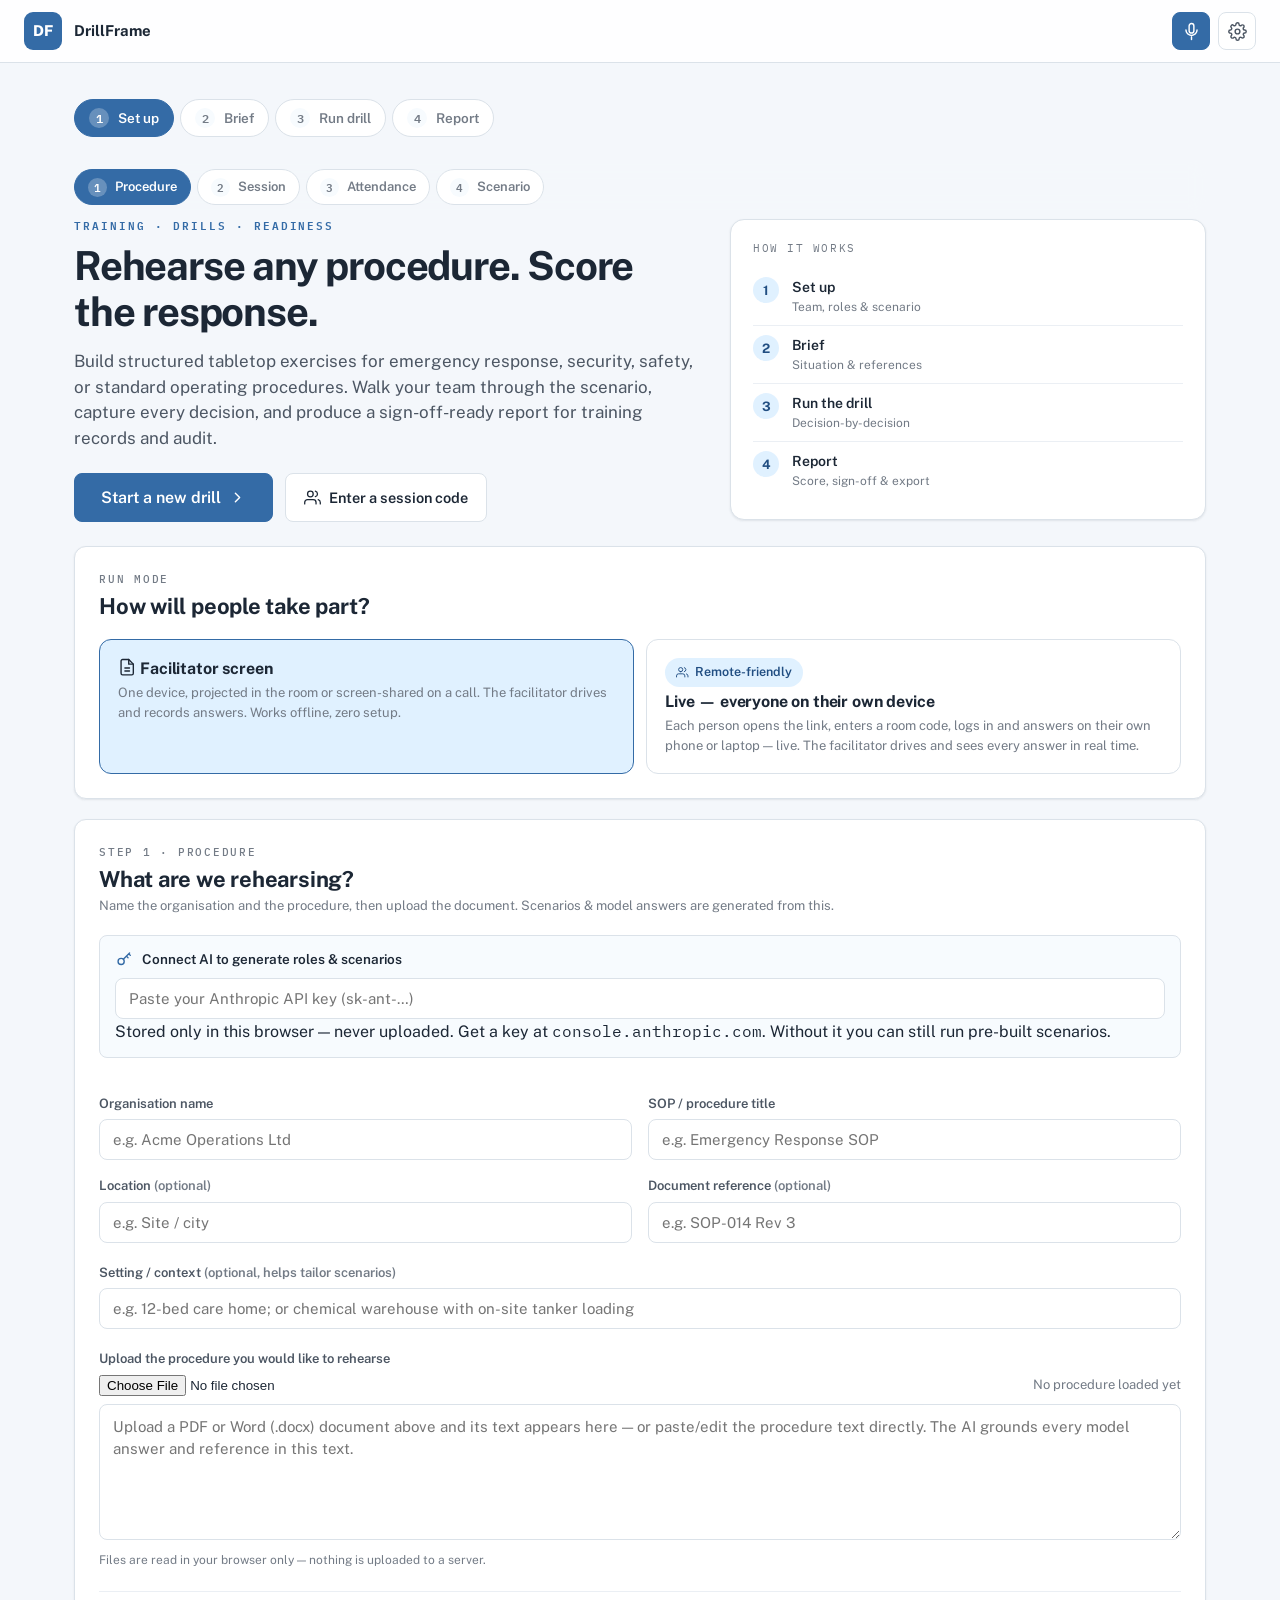
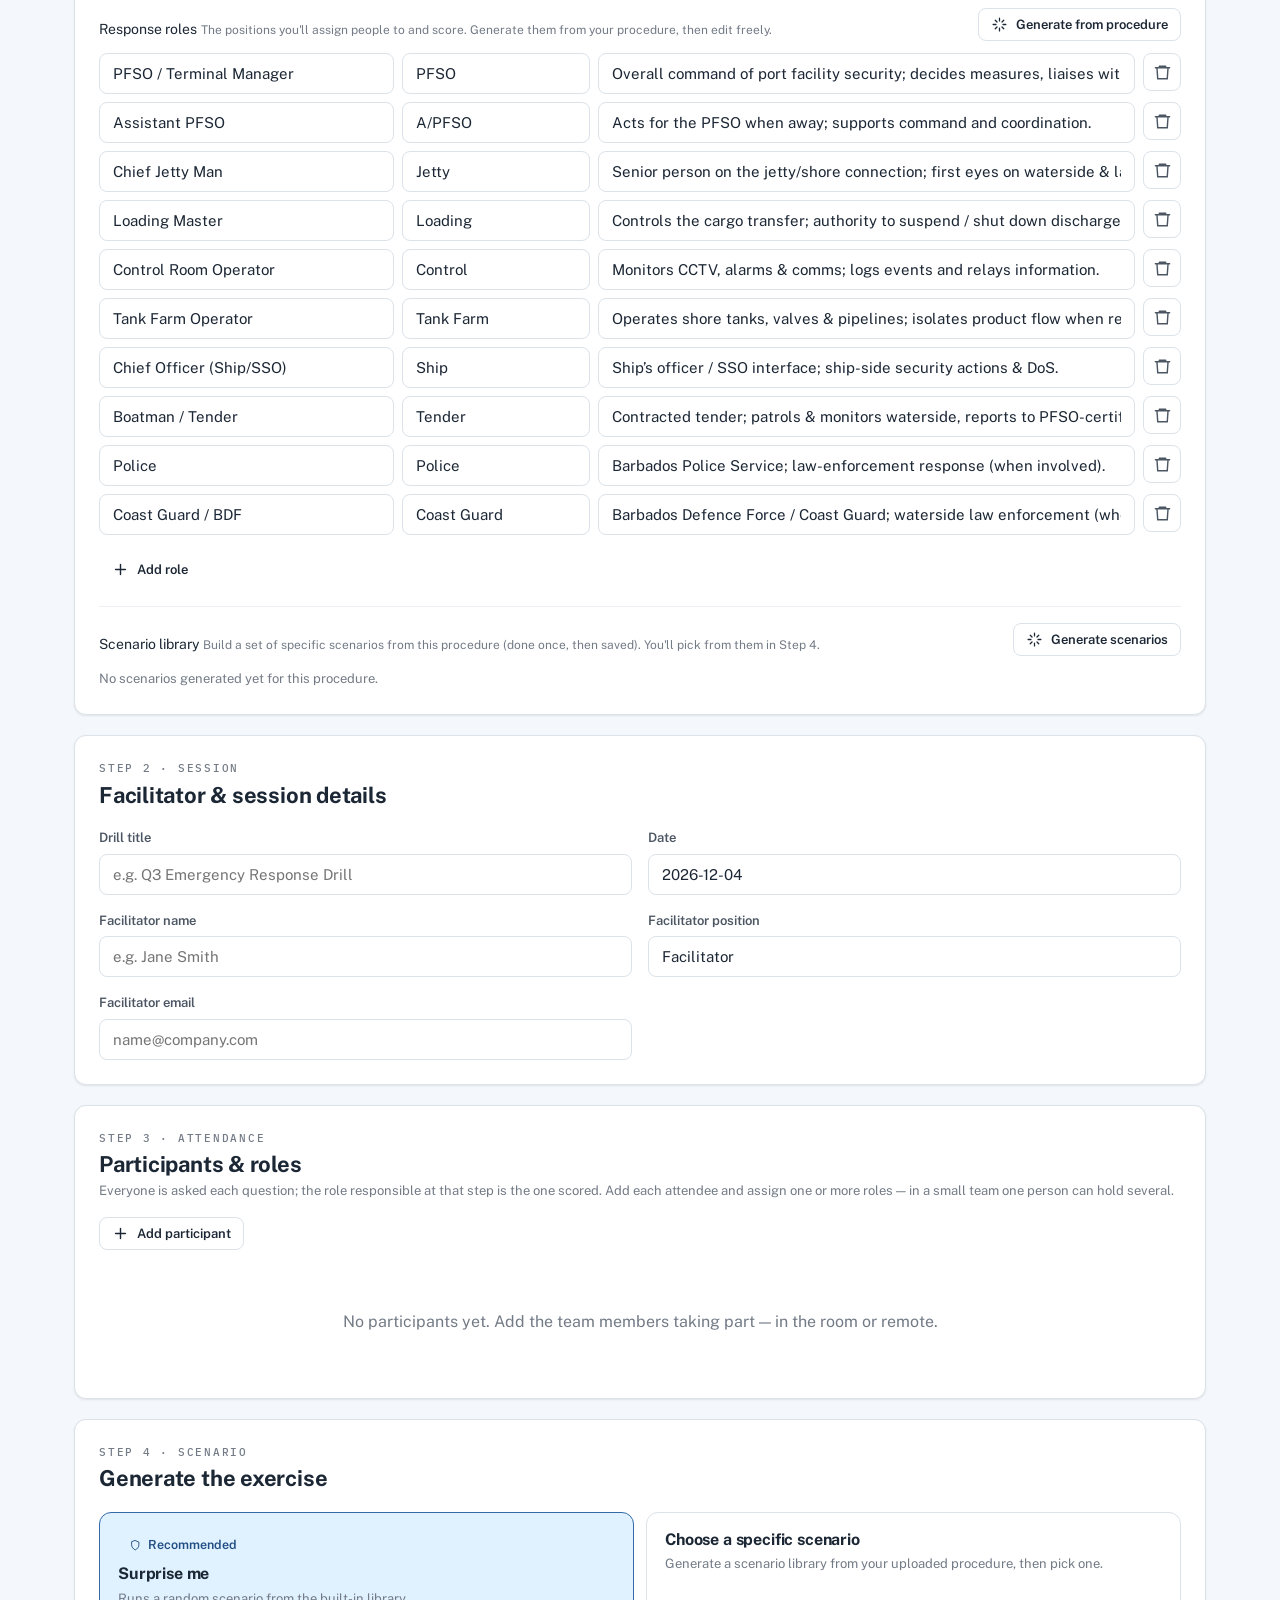
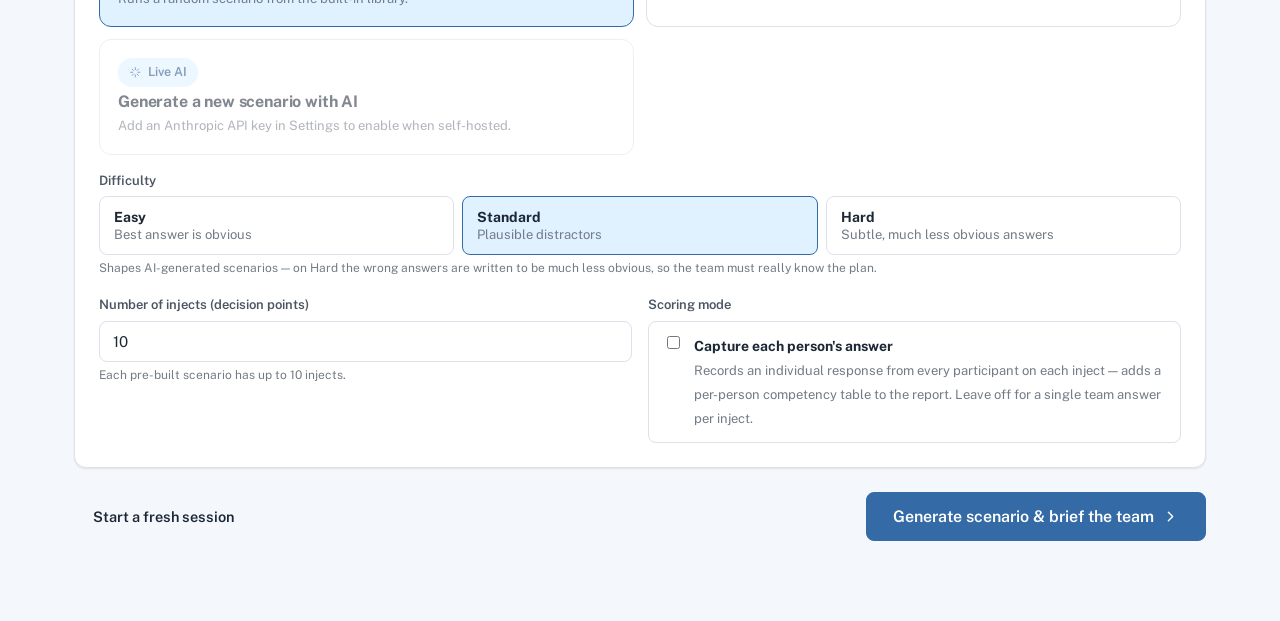
<file: index.html>
<!doctype html>
<html lang="en">
<head>
  <meta charset="utf-8">
  <meta name="viewport" content="width=device-width, initial-scale=1, maximum-scale=1">
  <title>Tabletop Drill Facilitator</title>
  <meta name="description" content="Run a structured, scored ISPS-style tabletop security drill against your facility's plan, with AI voiceover and an audit-ready report.">
  <link rel="preconnect" href="https://fonts.googleapis.com">
  <link rel="preconnect" href="https://fonts.gstatic.com" crossorigin>
  <link href="https://fonts.googleapis.com/css2?family=Public+Sans:ital,wght@0,400;0,500;0,600;0,700;0,800;1,400&family=IBM+Plex+Mono:wght@400;500;600&display=swap" rel="stylesheet">
  <link rel="stylesheet" href="css/app.css">
</head>
<body>
  <div id="app"></div>

  <!-- data + config -->
  <script src="js/config.js"></script>
  <script src="js/scenarios.js"></script>
  <!-- services -->
  <script src="js/tts.js"></script>
  <script src="js/ai.js"></script>
  <script src="js/sync.js"></script>
  <!-- screens -->
  <script src="js/drill.js"></script>
  <script src="js/results.js"></script>
  <script src="js/report.js"></script>
  <script src="js/participant.js"></script>
  <!-- core (boots on DOMContentLoaded) -->
  <script src="js/app.js"></script>
</body>
</html>
</file>
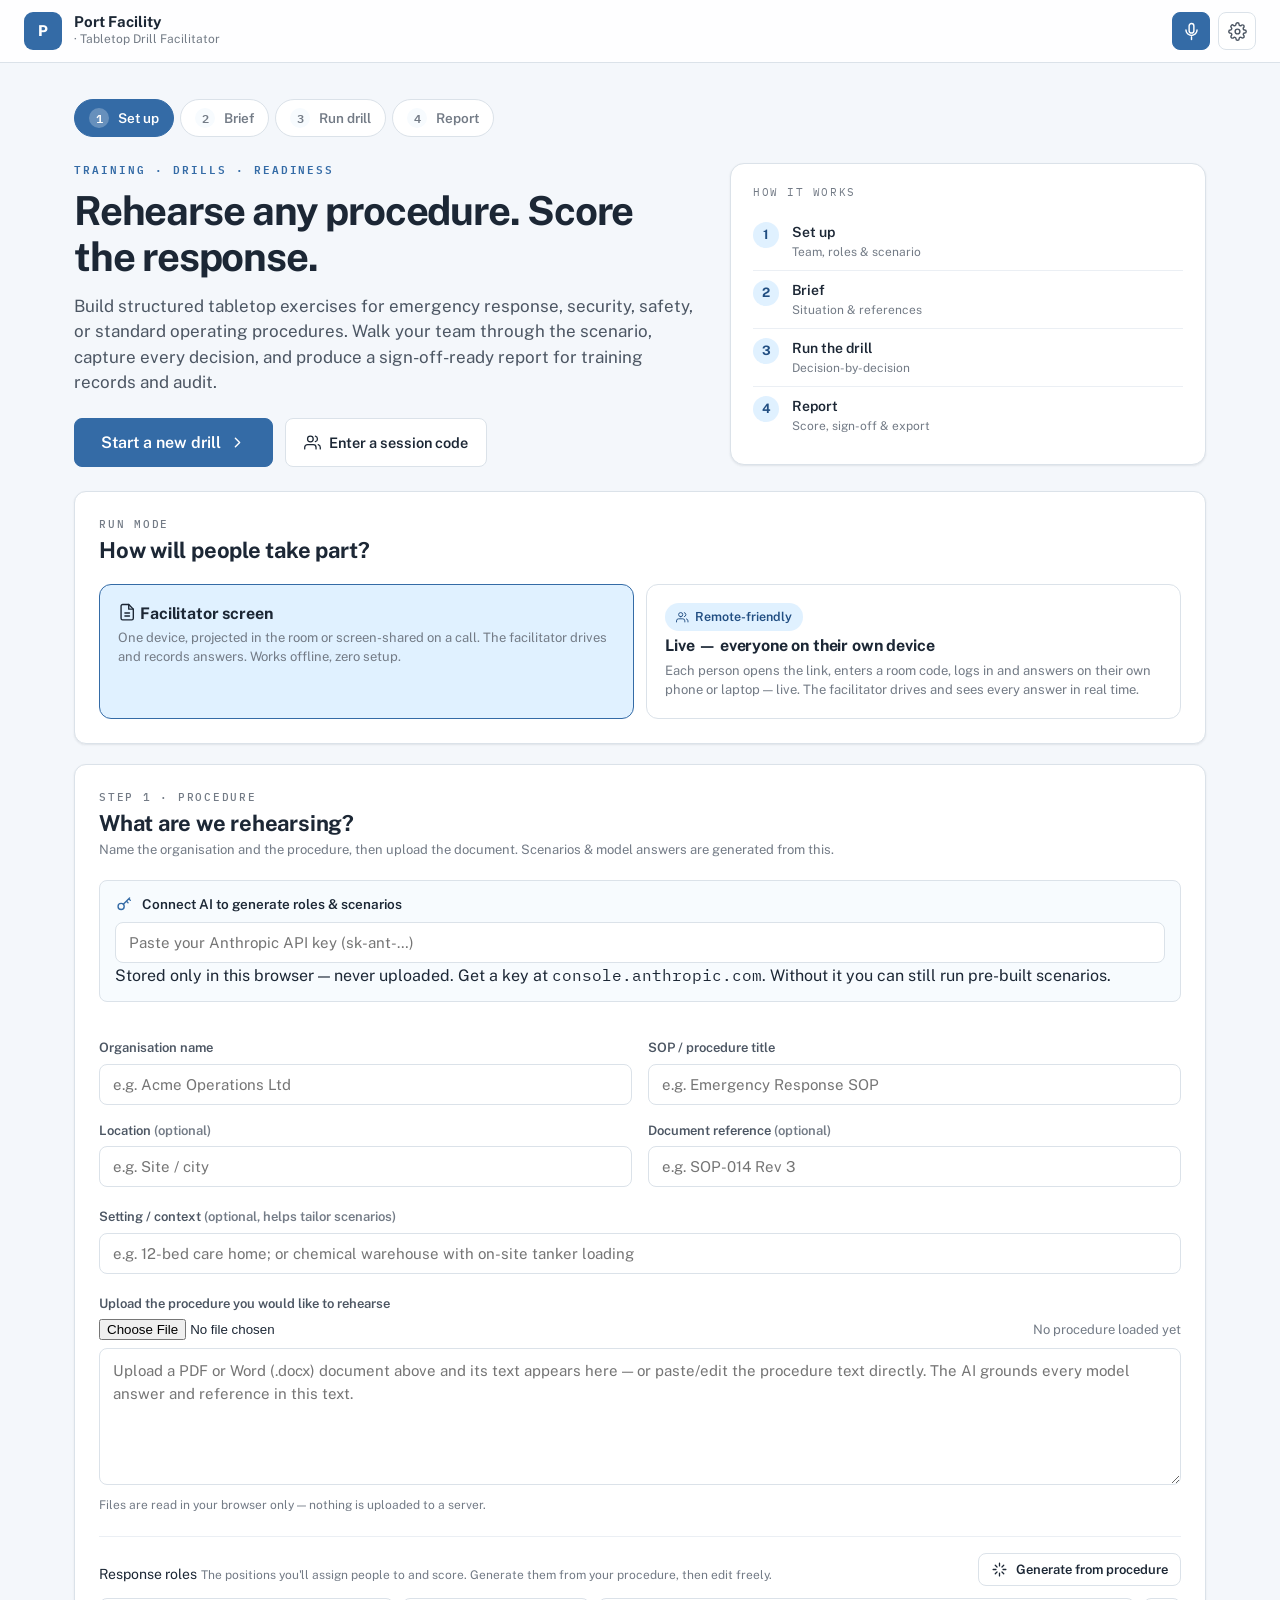
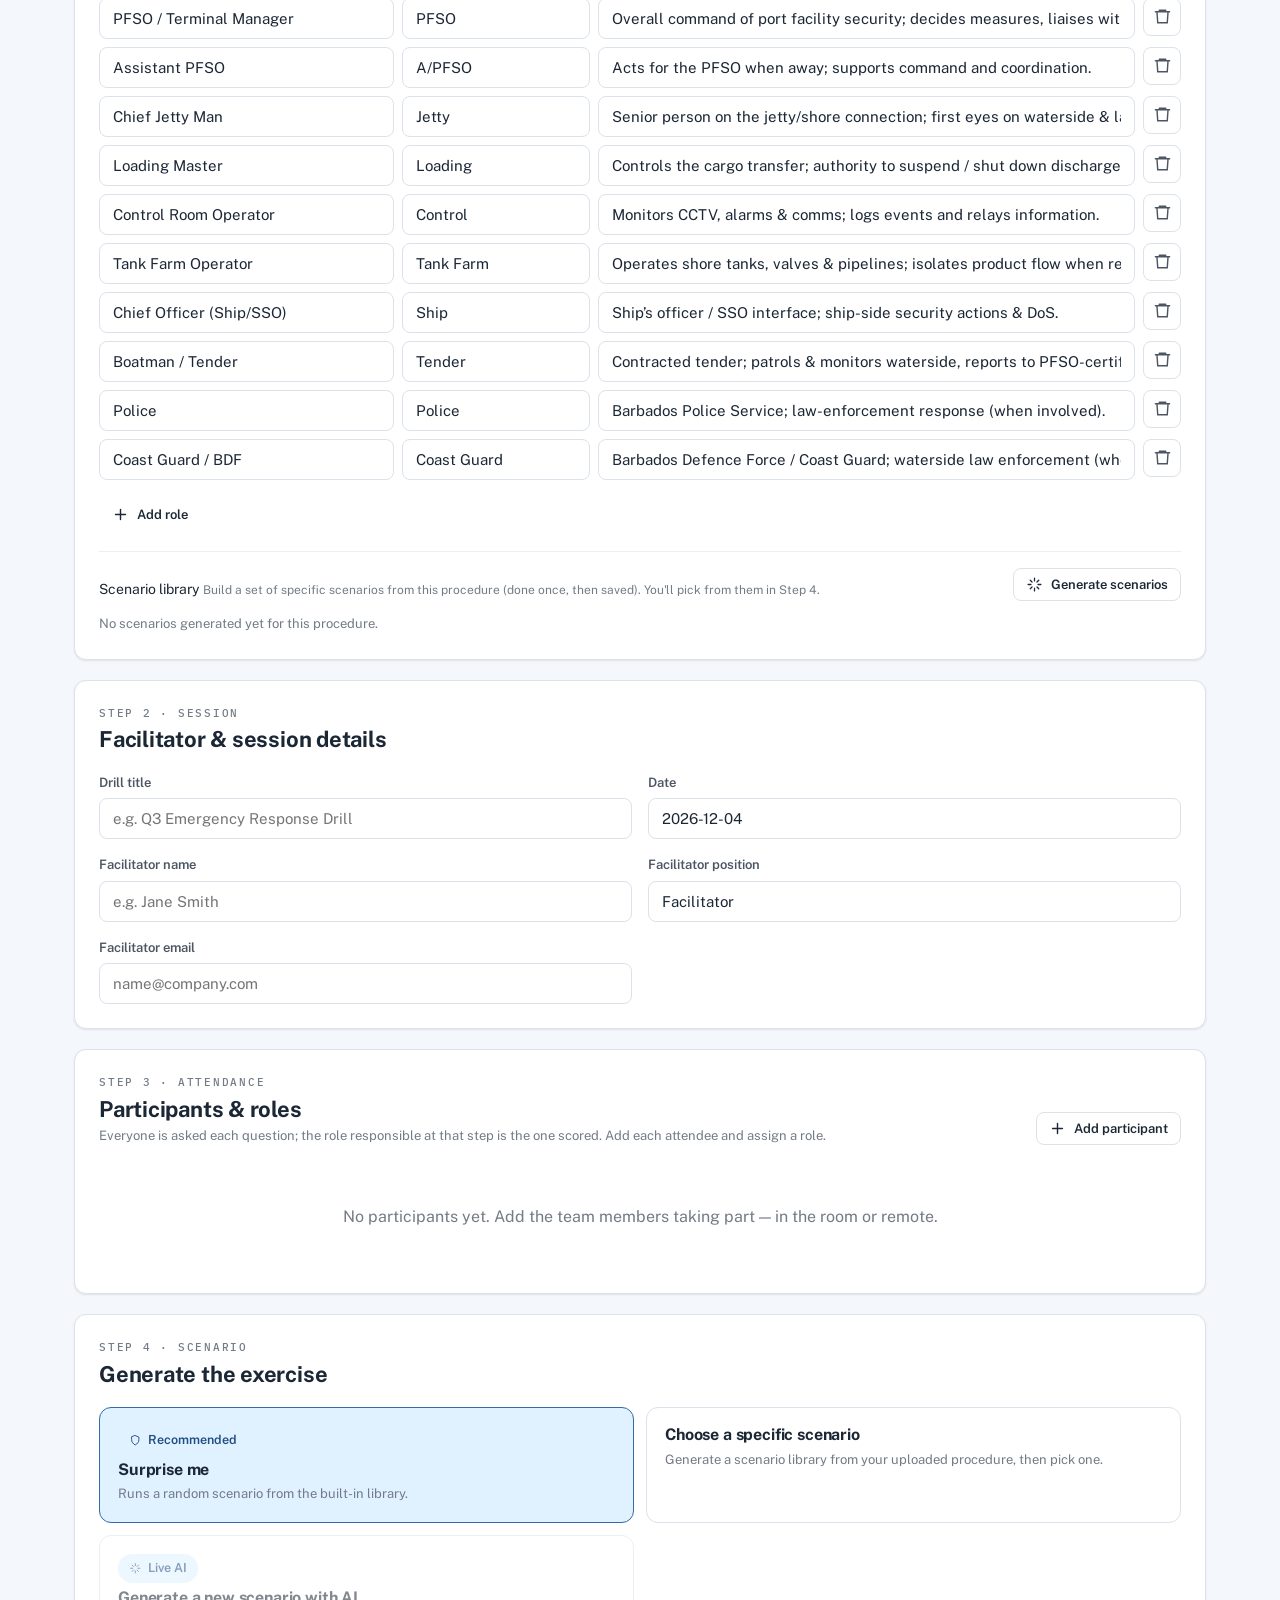
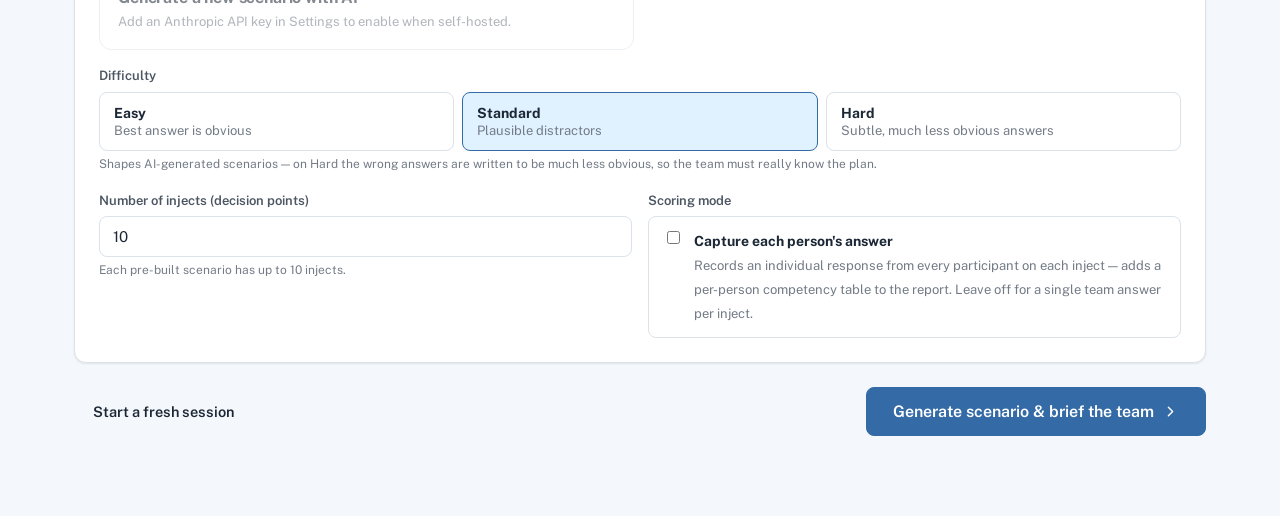
<file: deploy/index.html>
<!doctype html>
<html lang="en">
<head>
  <meta charset="utf-8">
  <meta name="viewport" content="width=device-width, initial-scale=1, maximum-scale=1">
  <title>DrillFrame — Tabletop Drill Facilitator</title>
  <meta name="description" content="Turn any emergency, security, safety or SOP document into a structured, scored tabletop drill — with live join, scoring and an audit-ready report.">
  <link rel="preconnect" href="https://fonts.googleapis.com">
  <link rel="preconnect" href="https://fonts.gstatic.com" crossorigin>
  <link href="https://fonts.googleapis.com/css2?family=Public+Sans:ital,wght@0,400;0,500;0,600;0,700;0,800;1,400&family=IBM+Plex+Mono:wght@400;500;600&display=swap" rel="stylesheet">
  <link rel="stylesheet" href="css/app.css">
  <!-- PWA / installable app -->
  <link rel="manifest" href="manifest.webmanifest">
  <meta name="theme-color" content="#3b5bbf">
  <meta name="mobile-web-app-capable" content="yes">
  <meta name="apple-mobile-web-app-capable" content="yes">
  <meta name="apple-mobile-web-app-status-bar-style" content="default">
  <meta name="apple-mobile-web-app-title" content="DrillFrame">
  <link rel="apple-touch-icon" href="icons/apple-touch-180.png">
  <link rel="icon" type="image/png" href="icons/icon-192.png">
</head>
<body>
  <div id="app"></div>

  <!-- data + config -->
  <script src="js/config.js"></script>
  <script src="js/scenarios.js"></script>
  <!-- services -->
  <script src="js/tts.js"></script>
  <script src="js/ai.js"></script>
  <script src="js/sync.js"></script>
  <!-- screens -->
  <script src="js/drill.js"></script>
  <script src="js/results.js"></script>
  <script src="js/report.js"></script>
  <script src="js/participant.js"></script>
  <!-- core (boots on DOMContentLoaded) -->
  <script src="js/app.js"></script>
  <!-- PWA service worker -->
  <script>
    if ("serviceWorker" in navigator) {
      window.addEventListener("load", () => {
        navigator.serviceWorker.register("sw.js").catch(() => {});
      });
      // Capture the install prompt so the app can offer an "Install" button
      window.addEventListener("beforeinstallprompt", (e) => {
        e.preventDefault();
        window.__deferredInstall = e;
        window.dispatchEvent(new Event("df-installable"));
      });
    }
  </script>
</body>
</html>
</file>
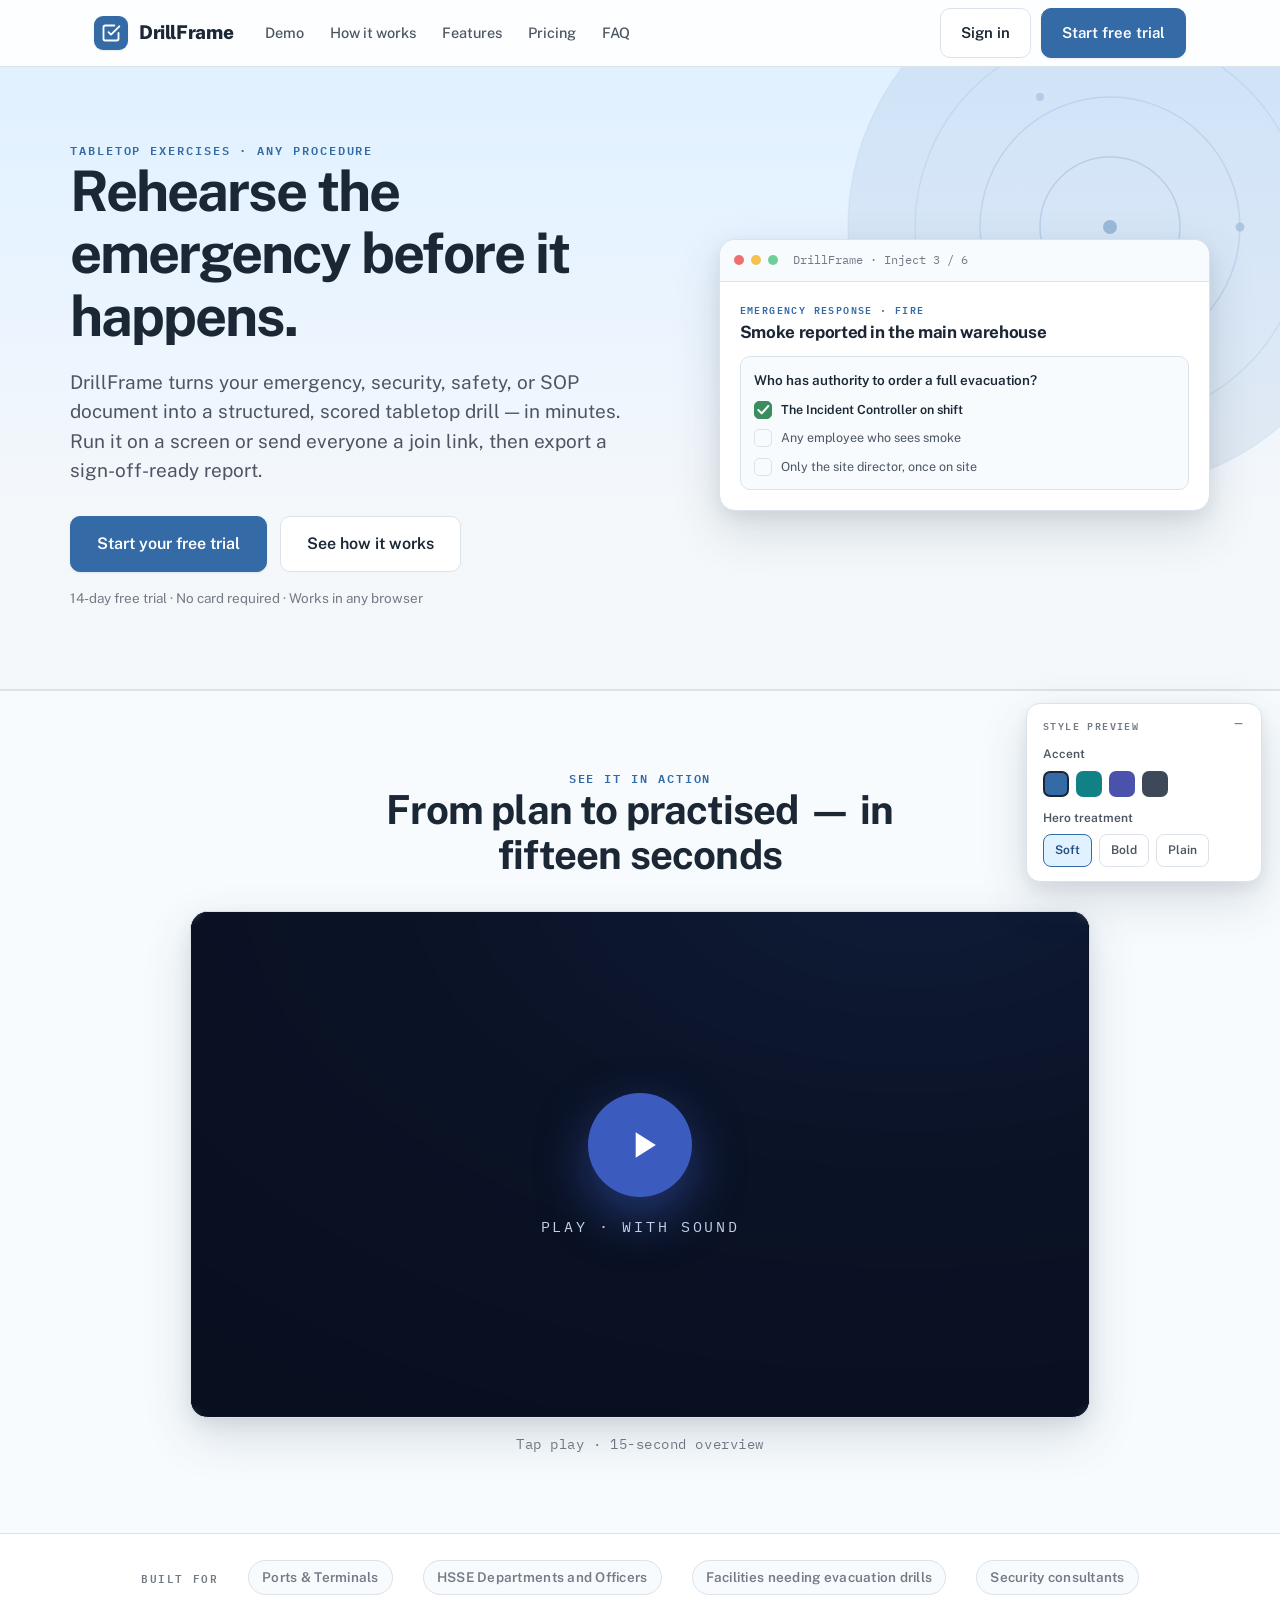
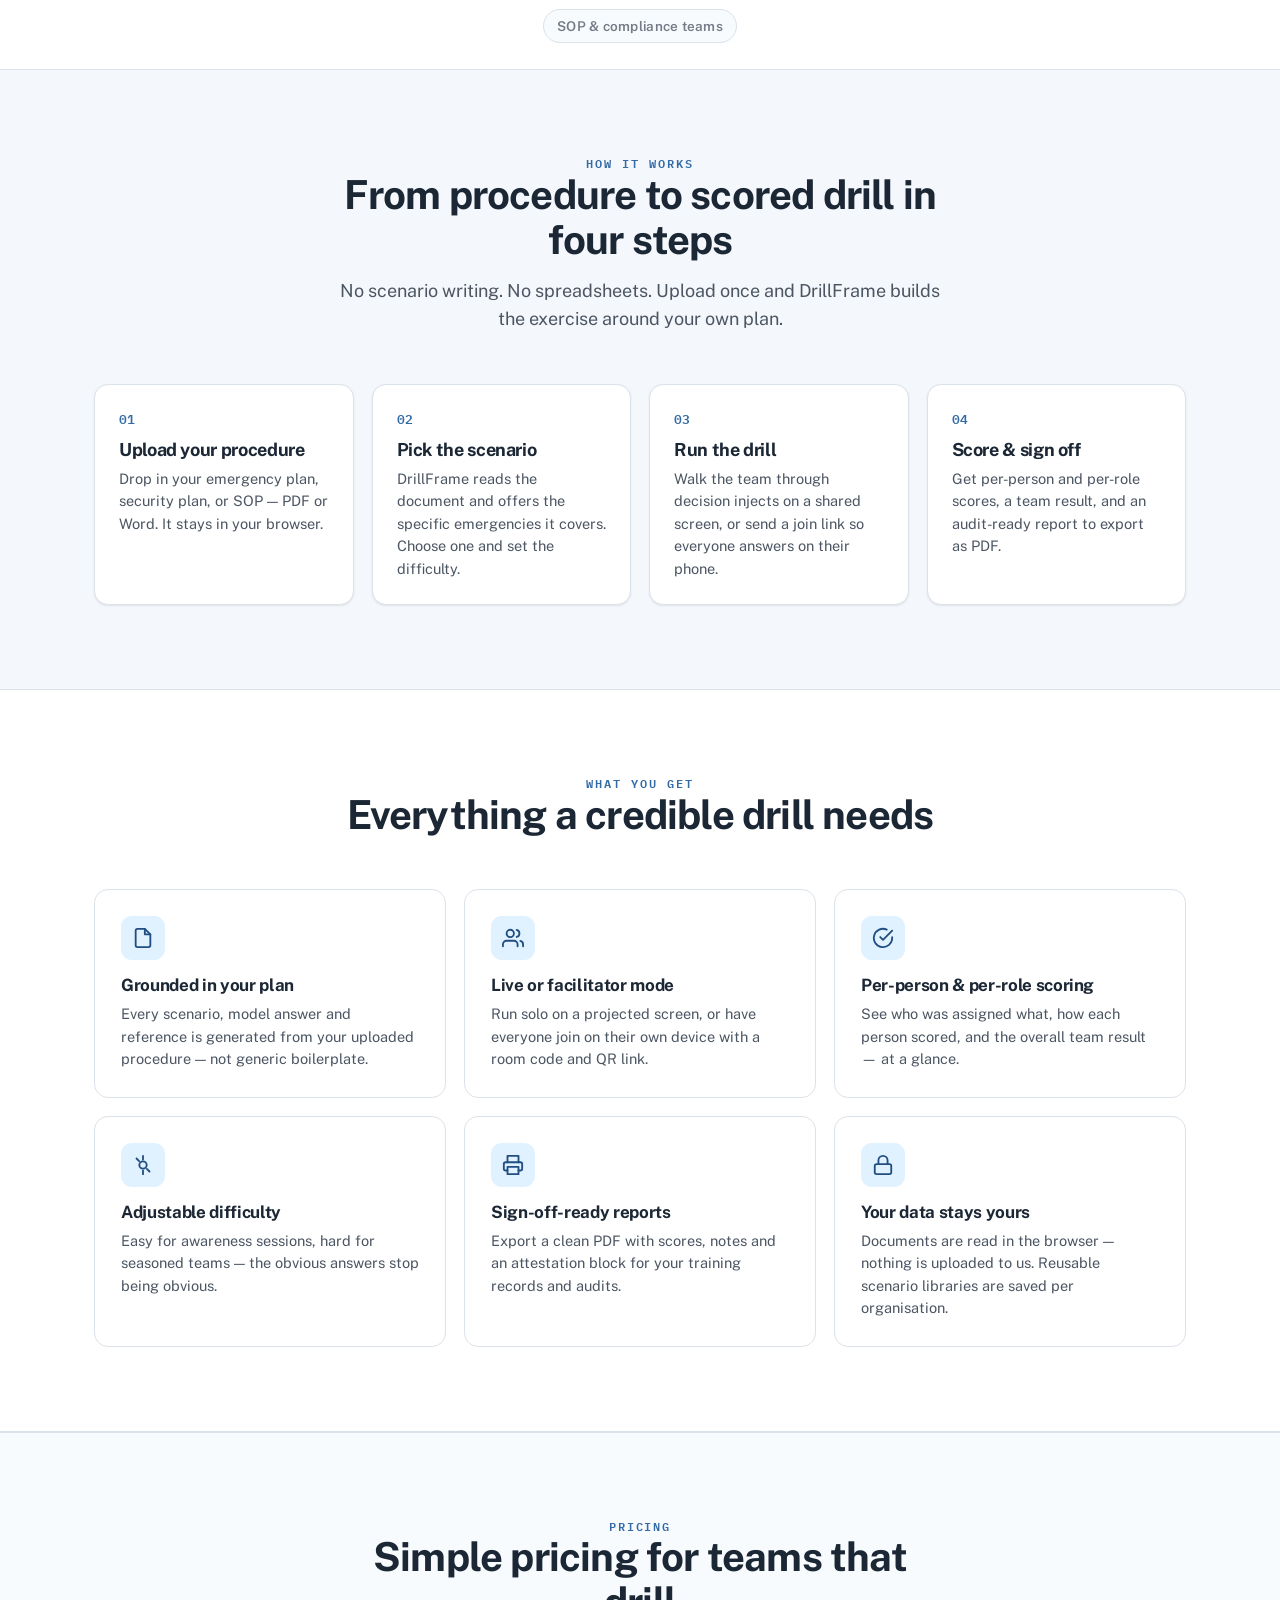
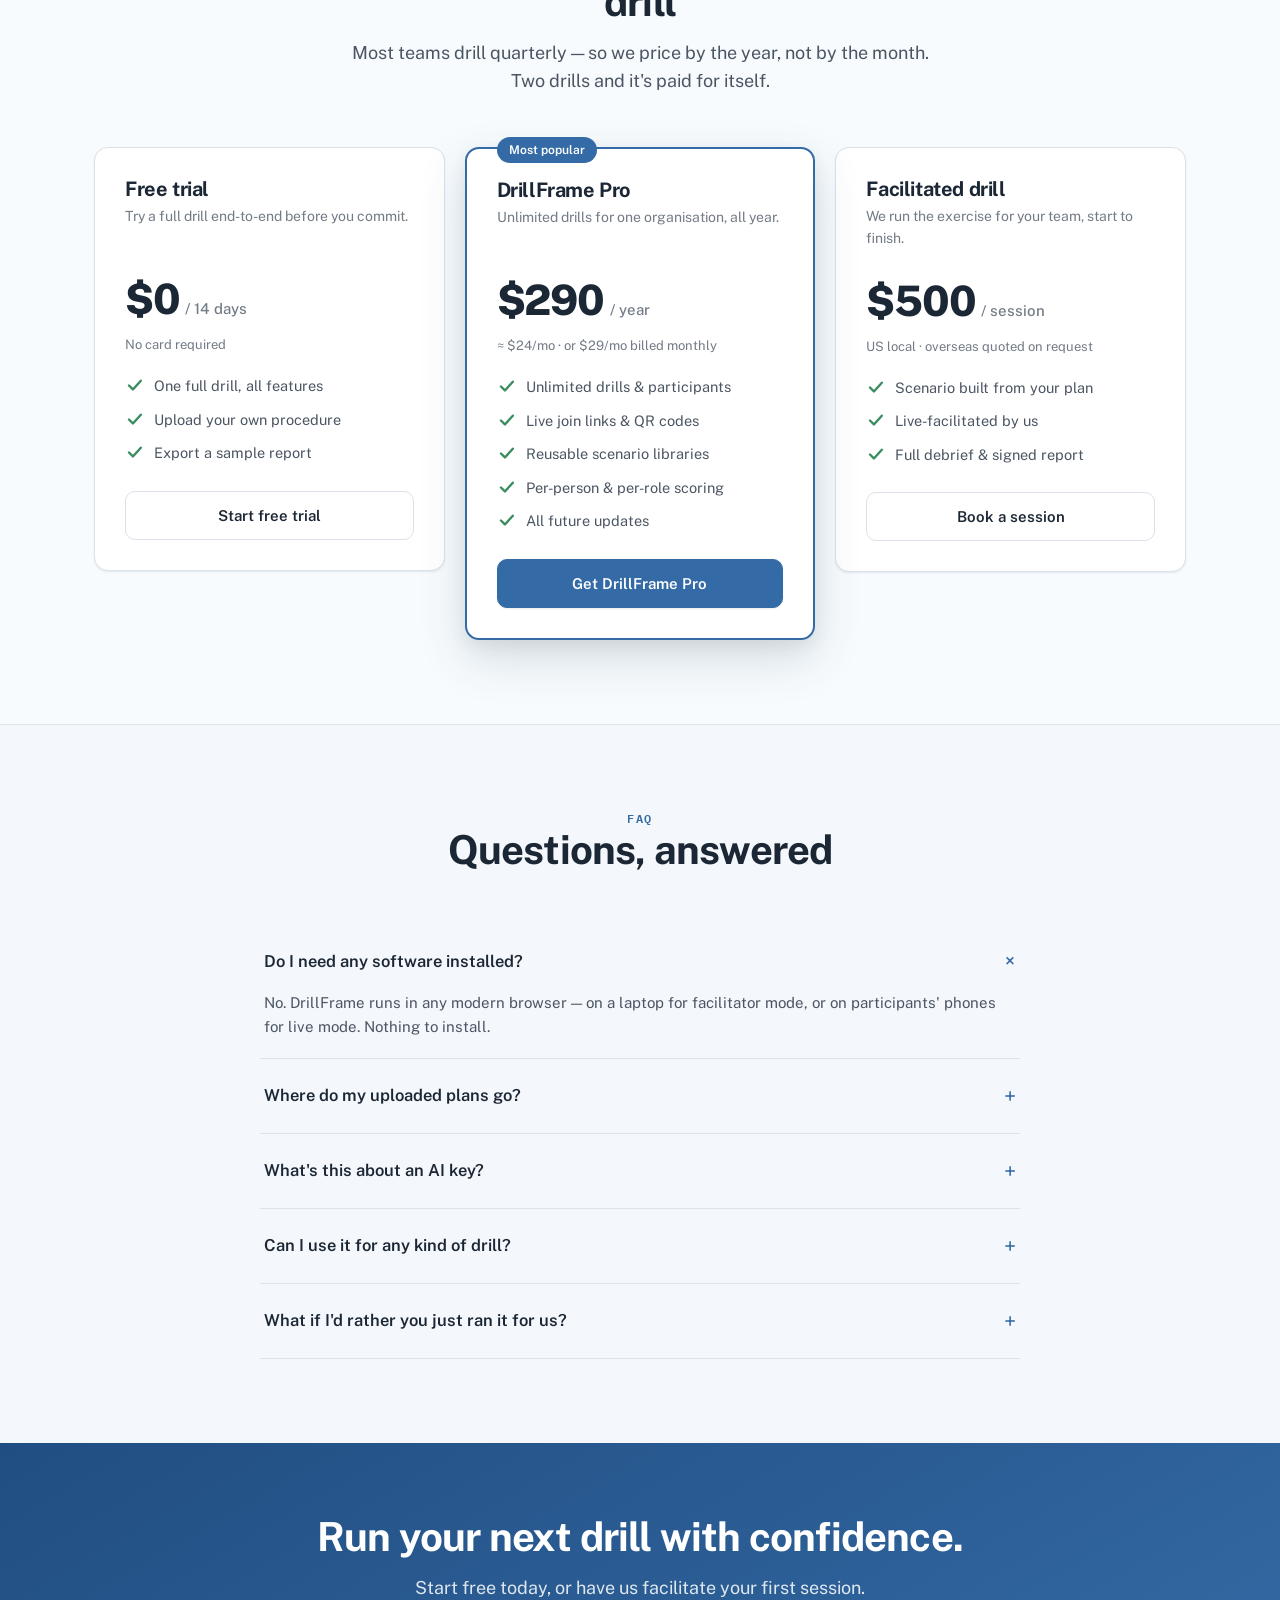
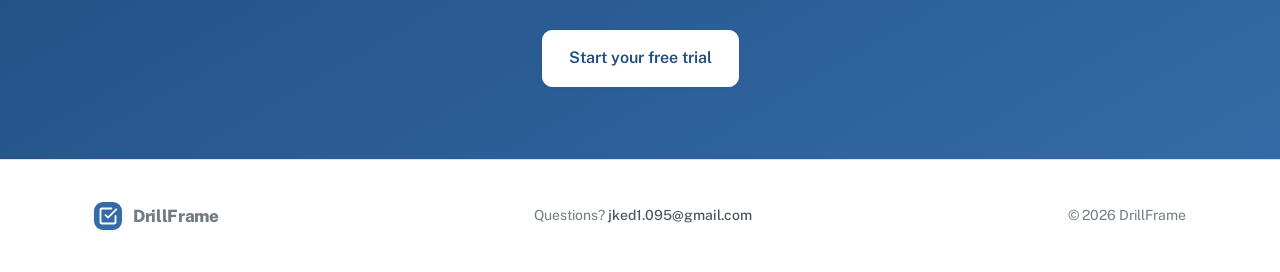
<file: deploy/DrillFrame Landing.html>
<!doctype html>
<html lang="en">
<head>
<meta charset="utf-8">
<meta name="viewport" content="width=device-width, initial-scale=1">
<title>DrillFrame — Tabletop drills for any procedure</title>
<link rel="preconnect" href="https://fonts.googleapis.com">
<link rel="preconnect" href="https://fonts.gstatic.com" crossorigin>
<link href="https://fonts.googleapis.com/css2?family=Public+Sans:ital,wght@0,400;0,500;0,600;0,700;0,800;1,400&family=IBM+Plex+Mono:wght@400;500;600&display=swap" rel="stylesheet">
<link rel="icon" type="image/png" href="icons/icon-192.png">
<link rel="apple-touch-icon" href="icons/apple-touch-180.png">
<meta name="theme-color" content="#3b5bbf">
<style>
:root{
  --bg: oklch(0.975 0.006 248);
  --surface: oklch(1 0 0);
  --surface-2: oklch(0.985 0.006 248);
  --ink: oklch(0.27 0.03 255);
  --ink-soft: oklch(0.45 0.025 255);
  --muted: oklch(0.58 0.02 255);
  --line: oklch(0.91 0.012 250);
  --line-soft: oklch(0.95 0.008 250);
  --primary: oklch(0.52 0.11 252);
  --primary-deep: oklch(0.42 0.10 254);
  --primary-soft: oklch(0.95 0.03 250);
  --ok: oklch(0.58 0.11 156);
  --ok-bg: oklch(0.95 0.04 156);
  --radius: 14px;
  --radius-sm: 9px;
  --shadow-sm: 0 1px 2px oklch(0.4 0.03 255 / 0.06), 0 1px 3px oklch(0.4 0.03 255 / 0.05);
  --shadow-md: 0 4px 16px oklch(0.4 0.03 255 / 0.08), 0 2px 6px oklch(0.4 0.03 255 / 0.05);
  --shadow-lg: 0 18px 48px oklch(0.35 0.04 255 / 0.16), 0 6px 16px oklch(0.35 0.04 255 / 0.08);
  --sans: "Public Sans", system-ui, -apple-system, "Segoe UI", sans-serif;
  --mono: "IBM Plex Mono", ui-monospace, "SF Mono", Menlo, monospace;
  --maxw: 1140px;
  --hero-bg: linear-gradient(180deg, var(--primary-soft), var(--bg) 70%);
}
/* ---- accent themes (style switcher) ---- */
body[data-accent="blue"]{ --primary: oklch(0.52 0.11 252); --primary-deep: oklch(0.42 0.10 254); --primary-soft: oklch(0.95 0.03 250); }
body[data-accent="teal"]{ --primary: oklch(0.55 0.09 200); --primary-deep: oklch(0.44 0.08 202); --primary-soft: oklch(0.95 0.03 200); }
body[data-accent="indigo"]{ --primary: oklch(0.48 0.14 276); --primary-deep: oklch(0.39 0.13 278); --primary-soft: oklch(0.95 0.035 280); }
body[data-accent="slate"]{ --primary: oklch(0.40 0.03 255); --primary-deep: oklch(0.31 0.03 255); --primary-soft: oklch(0.94 0.008 255); }
/* hero treatments */
body[data-hero="soft"]{ --hero-bg: linear-gradient(180deg, var(--primary-soft), var(--bg) 70%); }
body[data-hero="bold"]{ --hero-bg: linear-gradient(155deg, var(--primary-deep), var(--primary) 65%, var(--primary-deep)); }
body[data-hero="plain"]{ --hero-bg: var(--surface); }

*{ box-sizing:border-box; }
html,body{ margin:0; padding:0; scroll-behavior:smooth; }
body{ font-family:var(--sans); background:var(--bg); color:var(--ink); font-size:16px; line-height:1.55; -webkit-font-smoothing:antialiased; }
h1,h2,h3,h4{ margin:0; font-weight:700; letter-spacing:-0.02em; line-height:1.12; }
p{ margin:0; }
a{ color:inherit; text-decoration:none; }
.wrap{ max-width:var(--maxw); margin:0 auto; padding:0 24px; }
.eyebrow{ font-family:var(--mono); font-size:12px; letter-spacing:.16em; text-transform:uppercase; color:var(--primary); font-weight:600; }
.btn{ display:inline-flex; align-items:center; gap:8px; font-weight:600; font-size:15px; padding:12px 20px; border-radius:10px; border:1.5px solid var(--line); background:var(--surface); color:var(--ink); cursor:pointer; transition:transform .08s, box-shadow .15s, background .15s; }
.btn:hover{ transform:translateY(-1px); box-shadow:var(--shadow-sm); }
.btn.primary{ background:var(--primary); border-color:var(--primary); color:#fff; box-shadow:var(--shadow-sm); }
.btn.primary:hover{ background:var(--primary-deep); box-shadow:var(--shadow-md); }
.btn.lg{ padding:15px 26px; font-size:16px; }
.btn.ghostlight{ background:transparent; border-color:oklch(1 0 0 / .35); color:#fff; }

/* ---- nav ---- */
nav{ position:sticky; top:0; z-index:50; background:oklch(1 0 0 / .82); backdrop-filter:blur(12px); border-bottom:1px solid var(--line); }
.nav-in{ display:flex; align-items:center; gap:18px; height:66px; }
.brand{ display:flex; align-items:center; gap:11px; font-weight:800; font-size:19px; letter-spacing:-.02em; }
.mark{ width:34px; height:34px; border-radius:9px; background:var(--primary); display:grid; place-items:center; flex:none; box-shadow:var(--shadow-sm); }
.mark svg{ width:20px; height:20px; }
.nav-links{ display:flex; gap:26px; margin-left:14px; }
.nav-links a{ font-size:14.5px; font-weight:500; color:var(--ink-soft); }
.nav-links a:hover{ color:var(--ink); }
.nav-cta{ margin-left:auto; display:flex; gap:10px; align-items:center; }
@media (max-width:760px){ .nav-links{ display:none; } }

/* ---- hero ---- */
.hero{ background:var(--hero-bg); border-bottom:1px solid var(--line); }
.hero-in{ display:grid; grid-template-columns:1.1fr .9fr; gap:48px; align-items:center; padding:74px 0 80px; }
.hero h1{ font-size:clamp(34px,5vw,56px); letter-spacing:-0.035em; }
.hero .sub{ font-size:19px; color:var(--ink-soft); margin-top:20px; max-width:30em; }
.hero .cta-row{ display:flex; gap:13px; margin-top:30px; flex-wrap:wrap; }
.hero .note{ font-size:13.5px; color:var(--muted); margin-top:16px; }
body[data-hero="bold"] .hero{ color:#fff; }
body[data-hero="bold"] .hero .sub{ color:oklch(1 0 0 / .85); }
body[data-hero="bold"] .hero .note{ color:oklch(1 0 0 / .7); }
body[data-hero="bold"] .eyebrow{ color:oklch(1 0 0 / .9); }
body[data-hero="bold"] .btn:not(.primary){ background:oklch(1 0 0 / .12); border-color:oklch(1 0 0 / .3); color:#fff; }
body[data-hero="bold"] .btn.primary{ background:#fff; color:var(--primary-deep); border-color:#fff; }

/* hero app mock */
.mock{ background:var(--surface); border:1px solid var(--line); border-radius:16px; box-shadow:var(--shadow-lg); overflow:hidden; }
.mock-bar{ display:flex; align-items:center; gap:7px; padding:11px 14px; border-bottom:1px solid var(--line); background:var(--surface-2); }
.dot{ width:10px; height:10px; border-radius:50%; }
.mock-body{ padding:20px; }
.mock-eyebrow{ font-family:var(--mono); font-size:10px; letter-spacing:.14em; text-transform:uppercase; color:var(--primary); font-weight:600; }
.mock h3{ font-size:17px; margin-top:6px; }
.mock .inj{ margin-top:14px; border:1px solid var(--line); border-radius:10px; padding:13px; background:var(--surface-2); }
.mock .inj .q{ font-size:13.5px; font-weight:600; }
.mock .opt{ display:flex; align-items:center; gap:9px; margin-top:9px; font-size:12.5px; color:var(--ink-soft); }
.mock .opt .b{ width:18px; height:18px; border-radius:5px; border:1.5px solid var(--line); flex:none; }
.mock .opt.correct .b{ background:var(--ok); border-color:var(--ok); }
.mock .opt.correct{ color:var(--ink); font-weight:600; }
@media (max-width:860px){ .hero-in{ grid-template-columns:1fr; gap:34px; padding:52px 0 58px; } .mock{ order:-1; } }

/* ---- hero decoration (radar / readiness motif) ---- */
.hero{ position:relative; overflow:hidden; }
.hero-in{ position:relative; z-index:1; }
.hero-deco{ position:absolute; top:-140px; right:-130px; width:600px; height:600px; pointer-events:none; z-index:0; color:var(--primary); opacity:.42; }
.hero-deco .pulse{ transform-origin:center; animation:pulse 4.2s ease-out infinite; }
.hero-deco .pulse2{ animation-delay:1.4s; } .hero-deco .pulse3{ animation-delay:2.8s; }
@keyframes pulse{ 0%{ transform:scale(.35); opacity:.0; } 25%{ opacity:.7; } 100%{ transform:scale(1); opacity:0; } }
@media (prefers-reduced-motion: reduce){ .hero-deco .pulse{ animation:none; } }
body[data-hero="bold"] .hero-deco{ color:#fff; opacity:.22; }
body[data-hero="plain"] .hero-deco{ opacity:.3; }
@media (max-width:860px){ .hero-deco{ width:380px; height:380px; top:-90px; right:-110px; } }

/* ---- demo video ---- */
.video{ background:var(--surface-2); border-top:1px solid var(--line); border-bottom:1px solid var(--line); padding:78px 0; }
.video .frame-wrap{ max-width:900px; margin:0 auto; }
.video-card{ position:relative; border-radius:18px; overflow:hidden; box-shadow:var(--shadow-lg); border:1px solid var(--line); background:#0c1326; aspect-ratio:16 / 9; }
.video-card iframe{ position:absolute; inset:0; width:100%; height:100%; border:0; display:block; }
.video .cap{ text-align:center; color:var(--muted); font-size:13.5px; margin-top:16px; font-family:var(--mono); letter-spacing:.04em; }

/* ---- logos / audience strip ---- */
.strip{ padding:26px 0; border-bottom:1px solid var(--line); background:var(--surface); }
.strip-in{ display:flex; align-items:center; gap:14px 30px; flex-wrap:wrap; justify-content:center; color:var(--muted); font-size:13.5px; font-weight:600; letter-spacing:.02em; }
.strip .lbl{ font-family:var(--mono); font-size:11px; letter-spacing:.14em; text-transform:uppercase; color:var(--muted); }
.strip .pill{ padding:6px 13px; border:1px solid var(--line); border-radius:999px; background:var(--surface-2); }

/* ---- sections ---- */
section.block{ padding:84px 0; }
.sec-head{ max-width:38em; margin:0 auto 52px; text-align:center; }
.sec-head h2{ font-size:clamp(28px,3.6vw,40px); }
.sec-head p{ color:var(--ink-soft); font-size:18px; margin-top:14px; }

.steps{ display:grid; grid-template-columns:repeat(4,1fr); gap:18px; }
.step{ background:var(--surface); border:1px solid var(--line); border-radius:var(--radius); padding:24px; box-shadow:var(--shadow-sm); }
.step .n{ font-family:var(--mono); font-size:13px; font-weight:600; color:var(--primary); }
.step h3{ font-size:18px; margin-top:10px; }
.step p{ color:var(--ink-soft); font-size:14.5px; margin-top:8px; }
@media (max-width:860px){ .steps{ grid-template-columns:1fr 1fr; } }
@media (max-width:520px){ .steps{ grid-template-columns:1fr; } }

.feat-grid{ display:grid; grid-template-columns:repeat(3,1fr); gap:18px; }
.feat{ background:var(--surface); border:1px solid var(--line); border-radius:var(--radius); padding:26px; }
.feat .ic{ width:44px; height:44px; border-radius:11px; background:var(--primary-soft); display:grid; place-items:center; }
.feat .ic svg{ width:22px; height:22px; color:var(--primary-deep); }
.feat h3{ font-size:17px; margin-top:16px; }
.feat p{ color:var(--ink-soft); font-size:14.5px; margin-top:8px; }
@media (max-width:860px){ .feat-grid{ grid-template-columns:1fr; } }

/* ---- pricing ---- */
.pricing{ background:var(--surface-2); border-top:1px solid var(--line); border-bottom:1px solid var(--line); }
.price-grid{ display:grid; grid-template-columns:repeat(3,1fr); gap:20px; align-items:start; }
.plan{ background:var(--surface); border:1px solid var(--line); border-radius:var(--radius); padding:30px; display:flex; flex-direction:column; box-shadow:var(--shadow-sm); }
.plan.featured{ border:2px solid var(--primary); box-shadow:var(--shadow-lg); position:relative; }
.plan .tag{ position:absolute; top:-12px; left:30px; background:var(--primary); color:#fff; font-size:12px; font-weight:600; padding:4px 12px; border-radius:999px; }
.plan h3{ font-size:20px; }
.plan .desc{ color:var(--muted); font-size:14px; margin-top:6px; min-height:42px; }
.plan .price{ margin:18px 0 4px; display:flex; align-items:baseline; gap:6px; }
.plan .price .amt{ font-size:42px; font-weight:800; letter-spacing:-.03em; }
.plan .price .per{ color:var(--muted); font-size:15px; font-weight:500; }
.plan .subprice{ font-size:13px; color:var(--muted); min-height:20px; }
.plan ul{ list-style:none; margin:20px 0 0; padding:0; display:flex; flex-direction:column; gap:11px; }
.plan li{ display:flex; gap:10px; font-size:14.5px; color:var(--ink-soft); }
.plan li svg{ width:19px; height:19px; color:var(--ok); flex:none; margin-top:1px; }
.plan .btn{ margin-top:26px; justify-content:center; width:100%; }
@media (max-width:860px){ .price-grid{ grid-template-columns:1fr; } }

/* ---- faq ---- */
.faq{ max-width:760px; margin:0 auto; display:flex; flex-direction:column; gap:0; }
details{ border-bottom:1px solid var(--line); padding:20px 4px; }
details summary{ cursor:pointer; font-weight:600; font-size:16.5px; list-style:none; display:flex; justify-content:space-between; align-items:center; gap:14px; }
details summary::-webkit-details-marker{ display:none; }
details summary .pm{ font-size:22px; color:var(--primary); font-weight:400; transition:transform .2s; }
details[open] summary .pm{ transform:rotate(45deg); }
details p{ color:var(--ink-soft); font-size:15px; margin-top:13px; }

/* ---- cta band ---- */
.band{ background:linear-gradient(150deg, var(--primary-deep), var(--primary)); color:#fff; }
.band-in{ text-align:center; padding:72px 0; }
.band h2{ font-size:clamp(28px,3.6vw,40px); }
.band p{ font-size:18px; color:oklch(1 0 0 / .85); margin-top:14px; }
.band .btn{ margin-top:28px; }
.band .btn.primary{ background:#fff; color:var(--primary-deep); border-color:#fff; }

/* ---- footer ---- */
footer{ background:var(--surface); border-top:1px solid var(--line); padding:42px 0; }
.foot-in{ display:flex; justify-content:space-between; gap:20px; align-items:center; flex-wrap:wrap; color:var(--muted); font-size:14px; }
.foot-in a{ color:var(--ink-soft); font-weight:500; }

/* ---- style switcher ---- */
.switcher{ position:fixed; right:18px; bottom:18px; z-index:80; background:var(--surface); border:1px solid var(--line); border-radius:14px; box-shadow:var(--shadow-lg); padding:14px 16px; width:236px; font-size:13px; }
.switcher .sh{ font-family:var(--mono); font-size:10px; letter-spacing:.14em; text-transform:uppercase; color:var(--muted); font-weight:600; }
.switcher .row{ margin-top:12px; }
.switcher .row .lab{ font-weight:600; font-size:12px; margin-bottom:7px; color:var(--ink-soft); }
.sw-opts{ display:flex; gap:7px; flex-wrap:wrap; }
.sw-swatch{ width:26px; height:26px; border-radius:7px; cursor:pointer; border:2px solid transparent; }
.sw-swatch.sel{ border-color:var(--ink); }
.sw-chip{ padding:6px 11px; border:1.5px solid var(--line); border-radius:8px; cursor:pointer; font-size:12px; font-weight:600; color:var(--ink-soft); background:var(--surface); }
.sw-chip.sel{ border-color:var(--primary); background:var(--primary-soft); color:var(--primary-deep); }
.switcher .close{ position:absolute; top:10px; right:12px; cursor:pointer; color:var(--muted); font-size:16px; border:none; background:none; }
.switcher.min{ width:auto; padding:11px 14px; cursor:pointer; }
.switcher.min .body{ display:none; }
.switcher.min .sh::after{ content:" · tap to style"; }
</style>
</head>
<body data-accent="blue" data-hero="soft">

<!-- NAV -->
<nav>
  <div class="wrap nav-in">
    <div class="brand">
      <span class="mark"><svg viewBox="0 0 24 24" fill="none" stroke="#fff" stroke-width="2.2" stroke-linecap="round" stroke-linejoin="round"><path d="M9 11l3 3L22 4"/><path d="M21 12v7a2 2 0 0 1-2 2H5a2 2 0 0 1-2-2V5a2 2 0 0 1 2-2h11"/></svg></span>
      DrillFrame
    </div>
    <div class="nav-links">
      <a href="#demo">Demo</a>
      <a href="#how">How it works</a>
      <a href="#features">Features</a>
      <a href="#pricing">Pricing</a>
      <a href="#faq">FAQ</a>
    </div>
    <div class="nav-cta">
      <a class="btn" href="#pricing">Sign in</a>
      <a class="btn primary" href="#pricing">Start free trial</a>
    </div>
  </div>
</nav>

<!-- HERO -->
<header class="hero">
  <svg class="hero-deco" viewBox="0 0 600 600" fill="none" aria-hidden="true">
    <g stroke="currentColor" stroke-width="1.5">
      <circle cx="300" cy="300" r="70" opacity=".5"/>
      <circle cx="300" cy="300" r="130" opacity=".38"/>
      <circle cx="300" cy="300" r="195" opacity=".26"/>
      <circle cx="300" cy="300" r="262" opacity=".16"/>
    </g>
    <circle class="pulse" cx="300" cy="300" r="262" fill="currentColor" opacity=".08"/>
    <circle class="pulse pulse2" cx="300" cy="300" r="262" fill="currentColor" opacity=".08"/>
    <circle class="pulse pulse3" cx="300" cy="300" r="262" fill="currentColor" opacity=".08"/>
    <g fill="currentColor">
      <circle cx="300" cy="300" r="7"/>
      <circle cx="430" cy="300" r="4.5" opacity=".7"/>
      <circle cx="230" cy="170" r="4" opacity=".55"/>
      <circle cx="360" cy="450" r="4" opacity=".5"/>
    </g>
  </svg>
  <div class="wrap hero-in">
    <div>
      <div class="eyebrow">Tabletop exercises · any procedure</div>
      <h1>Rehearse the emergency before it happens.</h1>
      <p class="sub">DrillFrame turns your emergency, security, safety, or SOP document into a structured, scored tabletop drill — in minutes. Run it on a screen or send everyone a join link, then export a sign-off-ready report.</p>
      <div class="cta-row">
        <a class="btn primary lg" href="#pricing">Start your free trial</a>
        <a class="btn lg" href="#how">See how it works</a>
      </div>
      <p class="note">14-day free trial · No card required · Works in any browser</p>
    </div>
    <div class="mock">
      <div class="mock-bar">
        <span class="dot" style="background:#ef6f6f"></span><span class="dot" style="background:#f2c14e"></span><span class="dot" style="background:#6fcf97"></span>
        <span style="margin-left:8px;font-size:12px;color:var(--muted);font-family:var(--mono)">DrillFrame · Inject 3 / 6</span>
      </div>
      <div class="mock-body">
        <div class="mock-eyebrow">Emergency Response · Fire</div>
        <h3>Smoke reported in the main warehouse</h3>
        <div class="inj">
          <div class="q">Who has authority to order a full evacuation?</div>
          <div class="opt correct"><span class="b"><svg viewBox="0 0 24 24" fill="none" stroke="#fff" stroke-width="3" stroke-linecap="round" stroke-linejoin="round"><path d="M5 12l5 5L20 6"/></svg></span> The Incident Controller on shift</div>
          <div class="opt"><span class="b"></span> Any employee who sees smoke</div>
          <div class="opt"><span class="b"></span> Only the site director, once on site</div>
        </div>
      </div>
    </div>
  </div>
</header>

<!-- DEMO VIDEO -->
<section class="video" id="demo">
  <div class="wrap">
    <div class="sec-head" style="margin-bottom:34px">
      <div class="eyebrow">See it in action</div>
      <h2>From plan to practised — in fifteen seconds</h2>
    </div>
    <div class="frame-wrap">
      <div class="video-card">
        <iframe src="explainer.html" title="DrillFrame explainer video" allow="autoplay"></iframe>
      </div>
      <div class="cap">Tap play · 15-second overview</div>
    </div>
  </div>
</section>
<div class="strip">
  <div class="wrap strip-in">
    <span class="lbl">Built for</span>
    <span class="pill">Ports &amp; Terminals</span>
    <span class="pill">HSSE Departments and Officers</span>
    <span class="pill">Facilities needing evacuation drills</span>
    <span class="pill">Security consultants</span>
    <span class="pill">SOP &amp; compliance teams</span>
  </div>
</div>

<!-- HOW IT WORKS -->
<section class="block" id="how">
  <div class="wrap">
    <div class="sec-head">
      <div class="eyebrow">How it works</div>
      <h2>From procedure to scored drill in four steps</h2>
      <p>No scenario writing. No spreadsheets. Upload once and DrillFrame builds the exercise around your own plan.</p>
    </div>
    <div class="steps">
      <div class="step"><div class="n">01</div><h3>Upload your procedure</h3><p>Drop in your emergency plan, security plan, or SOP — PDF or Word. It stays in your browser.</p></div>
      <div class="step"><div class="n">02</div><h3>Pick the scenario</h3><p>DrillFrame reads the document and offers the specific emergencies it covers. Choose one and set the difficulty.</p></div>
      <div class="step"><div class="n">03</div><h3>Run the drill</h3><p>Walk the team through decision injects on a shared screen, or send a join link so everyone answers on their phone.</p></div>
      <div class="step"><div class="n">04</div><h3>Score &amp; sign off</h3><p>Get per-person and per-role scores, a team result, and an audit-ready report to export as PDF.</p></div>
    </div>
  </div>
</section>

<!-- FEATURES -->
<section class="block" id="features" style="background:var(--surface);border-top:1px solid var(--line);border-bottom:1px solid var(--line)">
  <div class="wrap">
    <div class="sec-head">
      <div class="eyebrow">What you get</div>
      <h2>Everything a credible drill needs</h2>
    </div>
    <div class="feat-grid">
      <div class="feat"><div class="ic"><svg viewBox="0 0 24 24" fill="none" stroke="currentColor" stroke-width="2" stroke-linecap="round" stroke-linejoin="round"><path d="M14 2H6a2 2 0 0 0-2 2v16a2 2 0 0 0 2 2h12a2 2 0 0 0 2-2V8z"/><path d="M14 2v6h6"/></svg></div><h3>Grounded in your plan</h3><p>Every scenario, model answer and reference is generated from your uploaded procedure — not generic boilerplate.</p></div>
      <div class="feat"><div class="ic"><svg viewBox="0 0 24 24" fill="none" stroke="currentColor" stroke-width="2" stroke-linecap="round" stroke-linejoin="round"><path d="M17 21v-2a4 4 0 0 0-4-4H5a4 4 0 0 0-4 4v2"/><circle cx="9" cy="7" r="4"/><path d="M23 21v-2a4 4 0 0 0-3-3.87"/><path d="M16 3.13a4 4 0 0 1 0 7.75"/></svg></div><h3>Live or facilitator mode</h3><p>Run solo on a projected screen, or have everyone join on their own device with a room code and QR link.</p></div>
      <div class="feat"><div class="ic"><svg viewBox="0 0 24 24" fill="none" stroke="currentColor" stroke-width="2" stroke-linecap="round" stroke-linejoin="round"><path d="M22 11.08V12a10 10 0 1 1-5.93-9.14"/><path d="M22 4L12 14.01l-3-3"/></svg></div><h3>Per-person &amp; per-role scoring</h3><p>See who was assigned what, how each person scored, and the overall team result — at a glance.</p></div>
      <div class="feat"><div class="ic"><svg viewBox="0 0 24 24" fill="none" stroke="currentColor" stroke-width="2" stroke-linecap="round" stroke-linejoin="round"><path d="M12 2v4"/><path d="M12 18v4"/><path d="M4.93 4.93l2.83 2.83"/><path d="M16.24 16.24l2.83 2.83"/><circle cx="12" cy="12" r="4"/></svg></div><h3>Adjustable difficulty</h3><p>Easy for awareness sessions, hard for seasoned teams — the obvious answers stop being obvious.</p></div>
      <div class="feat"><div class="ic"><svg viewBox="0 0 24 24" fill="none" stroke="currentColor" stroke-width="2" stroke-linecap="round" stroke-linejoin="round"><path d="M6 9V2h12v7"/><path d="M6 18H4a2 2 0 0 1-2-2v-5a2 2 0 0 1 2-2h16a2 2 0 0 1 2 2v5a2 2 0 0 1-2 2h-2"/><rect x="6" y="14" width="12" height="8"/></svg></div><h3>Sign-off-ready reports</h3><p>Export a clean PDF with scores, notes and an attestation block for your training records and audits.</p></div>
      <div class="feat"><div class="ic"><svg viewBox="0 0 24 24" fill="none" stroke="currentColor" stroke-width="2" stroke-linecap="round" stroke-linejoin="round"><rect x="3" y="11" width="18" height="11" rx="2"/><path d="M7 11V7a5 5 0 0 1 10 0v4"/></svg></div><h3>Your data stays yours</h3><p>Documents are read in the browser — nothing is uploaded to us. Reusable scenario libraries are saved per organisation.</p></div>
    </div>
  </div>
</section>

<!-- PRICING -->
<section class="block pricing" id="pricing">
  <div class="wrap">
    <div class="sec-head">
      <div class="eyebrow">Pricing</div>
      <h2>Simple pricing for teams that drill</h2>
      <p>Most teams drill quarterly — so we price by the year, not by the month. Two drills and it's paid for itself.</p>
    </div>
    <div class="price-grid">
      <div class="plan">
        <h3>Free trial</h3>
        <div class="desc">Try a full drill end-to-end before you commit.</div>
        <div class="price"><span class="amt">$0</span><span class="per">/ 14 days</span></div>
        <div class="subprice">No card required</div>
        <ul>
          <li><svg viewBox="0 0 24 24" fill="none" stroke="currentColor" stroke-width="3" stroke-linecap="round" stroke-linejoin="round"><path d="M5 12l5 5L20 6"/></svg> One full drill, all features</li>
          <li><svg viewBox="0 0 24 24" fill="none" stroke="currentColor" stroke-width="3" stroke-linecap="round" stroke-linejoin="round"><path d="M5 12l5 5L20 6"/></svg> Upload your own procedure</li>
          <li><svg viewBox="0 0 24 24" fill="none" stroke="currentColor" stroke-width="3" stroke-linecap="round" stroke-linejoin="round"><path d="M5 12l5 5L20 6"/></svg> Export a sample report</li>
        </ul>
        <a class="btn" href="mailto:jked1.095@gmail.com?subject=DrillFrame%20free%20trial">Start free trial</a>
      </div>
      <div class="plan featured">
        <span class="tag">Most popular</span>
        <h3>DrillFrame Pro</h3>
        <div class="desc">Unlimited drills for one organisation, all year.</div>
        <div class="price"><span class="amt">$290</span><span class="per">/ year</span></div>
        <div class="subprice">≈ $24/mo · or $29/mo billed monthly</div>
        <ul>
          <li><svg viewBox="0 0 24 24" fill="none" stroke="currentColor" stroke-width="3" stroke-linecap="round" stroke-linejoin="round"><path d="M5 12l5 5L20 6"/></svg> Unlimited drills &amp; participants</li>
          <li><svg viewBox="0 0 24 24" fill="none" stroke="currentColor" stroke-width="3" stroke-linecap="round" stroke-linejoin="round"><path d="M5 12l5 5L20 6"/></svg> Live join links &amp; QR codes</li>
          <li><svg viewBox="0 0 24 24" fill="none" stroke="currentColor" stroke-width="3" stroke-linecap="round" stroke-linejoin="round"><path d="M5 12l5 5L20 6"/></svg> Reusable scenario libraries</li>
          <li><svg viewBox="0 0 24 24" fill="none" stroke="currentColor" stroke-width="3" stroke-linecap="round" stroke-linejoin="round"><path d="M5 12l5 5L20 6"/></svg> Per-person &amp; per-role scoring</li>
          <li><svg viewBox="0 0 24 24" fill="none" stroke="currentColor" stroke-width="3" stroke-linecap="round" stroke-linejoin="round"><path d="M5 12l5 5L20 6"/></svg> All future updates</li>
        </ul>
        <a class="btn primary" href="mailto:jked1.095@gmail.com?subject=DrillFrame%20Pro%20subscription">Get DrillFrame Pro</a>
      </div>
      <div class="plan">
        <h3>Facilitated drill</h3>
        <div class="desc">We run the exercise for your team, start to finish.</div>
        <div class="price"><span class="amt">$500</span><span class="per">/ session</span></div>
        <div class="subprice">US local · overseas quoted on request</div>
        <ul>
          <li><svg viewBox="0 0 24 24" fill="none" stroke="currentColor" stroke-width="3" stroke-linecap="round" stroke-linejoin="round"><path d="M5 12l5 5L20 6"/></svg> Scenario built from your plan</li>
          <li><svg viewBox="0 0 24 24" fill="none" stroke="currentColor" stroke-width="3" stroke-linecap="round" stroke-linejoin="round"><path d="M5 12l5 5L20 6"/></svg> Live-facilitated by us</li>
          <li><svg viewBox="0 0 24 24" fill="none" stroke="currentColor" stroke-width="3" stroke-linecap="round" stroke-linejoin="round"><path d="M5 12l5 5L20 6"/></svg> Full debrief &amp; signed report</li>
        </ul>
        <a class="btn" href="mailto:jked1.095@gmail.com?subject=DrillFrame%20facilitated%20session">Book a session</a>
      </div>
    </div>
  </div>
</section>

<!-- FAQ -->
<section class="block" id="faq">
  <div class="wrap">
    <div class="sec-head">
      <div class="eyebrow">FAQ</div>
      <h2>Questions, answered</h2>
    </div>
    <div class="faq">
      <details open><summary>Do I need any software installed?<span class="pm">+</span></summary><p>No. DrillFrame runs in any modern browser — on a laptop for facilitator mode, or on participants' phones for live mode. Nothing to install.</p></details>
      <details><summary>Where do my uploaded plans go?<span class="pm">+</span></summary><p>They're read entirely inside your browser to build the scenario — the document itself is never uploaded to a server. Your reusable scenario libraries are stored locally per organisation.</p></details>
      <details><summary>What's this about an AI key?<span class="pm">+</span></summary><p>DrillFrame uses AI to turn your procedure into scenarios. On Pro you connect a low-cost AI key in about two minutes (we walk you through it) — a typical drill costs a fraction of a cent to generate. We're rolling out a fully-managed option where you won't need a key at all.</p></details>
      <details><summary>Can I use it for any kind of drill?<span class="pm">+</span></summary><p>Yes — emergency response, fire and evacuation, security (ISPS and others), safety, and standard operating procedures. If it's a written plan, you can rehearse it.</p></details>
      <details><summary>What if I'd rather you just ran it for us?<span class="pm">+</span></summary><p>That's the Facilitated Drill option. We build the scenario from your plan and run the whole exercise for your team, then hand over a signed report. $500 per session locally in the US; overseas quoted on request.</p></details>
    </div>
  </div>
</section>

<!-- CTA BAND -->
<section class="band">
  <div class="wrap band-in">
    <h2>Run your next drill with confidence.</h2>
    <p>Start free today, or have us facilitate your first session.</p>
    <a class="btn primary lg" href="mailto:jked1.095@gmail.com?subject=DrillFrame%20free%20trial">Start your free trial</a>
  </div>
</section>

<!-- FOOTER -->
<footer>
  <div class="wrap foot-in">
    <div class="brand" style="font-size:17px"><span class="mark" style="width:28px;height:28px"><svg viewBox="0 0 24 24" fill="none" stroke="#fff" stroke-width="2.2" stroke-linecap="round" stroke-linejoin="round"><path d="M9 11l3 3L22 4"/><path d="M21 12v7a2 2 0 0 1-2 2H5a2 2 0 0 1-2-2V5a2 2 0 0 1 2-2h11"/></svg></span> DrillFrame</div>
    <div>Questions? <a href="mailto:jked1.095@gmail.com">jked1.095@gmail.com</a></div>
    <div>© 2026 DrillFrame</div>
  </div>
</footer>

<!-- STYLE SWITCHER -->
<div class="switcher" id="switcher">
  <div class="sh">Style preview</div>
  <button class="close" id="swClose" title="Minimise">−</button>
  <div class="body">
    <div class="row">
      <div class="lab">Accent</div>
      <div class="sw-opts" id="swAccent">
        <div class="sw-swatch sel" data-accent="blue" style="background:oklch(0.52 0.11 252)"></div>
        <div class="sw-swatch" data-accent="teal" style="background:oklch(0.55 0.09 200)"></div>
        <div class="sw-swatch" data-accent="indigo" style="background:oklch(0.48 0.14 276)"></div>
        <div class="sw-swatch" data-accent="slate" style="background:oklch(0.40 0.03 255)"></div>
      </div>
    </div>
    <div class="row">
      <div class="lab">Hero treatment</div>
      <div class="sw-opts" id="swHero">
        <div class="sw-chip sel" data-hero="soft">Soft</div>
        <div class="sw-chip" data-hero="bold">Bold</div>
        <div class="sw-chip" data-hero="plain">Plain</div>
      </div>
    </div>
  </div>
</div>

<script>
(function(){
  var body = document.body;
  function wire(groupId, attr){
    var grp = document.getElementById(groupId);
    grp.addEventListener("click", function(e){
      var t = e.target.closest("[data-"+attr+"]"); if(!t) return;
      body.setAttribute("data-"+attr, t.getAttribute("data-"+attr));
      grp.querySelectorAll("[data-"+attr+"]").forEach(function(el){ el.classList.toggle("sel", el===t); });
      try{ localStorage.setItem("df_"+attr, t.getAttribute("data-"+attr)); }catch(_){}
    });
    try{ var saved = localStorage.getItem("df_"+attr); if(saved){
      body.setAttribute("data-"+attr, saved);
      grp.querySelectorAll("[data-"+attr+"]").forEach(function(el){ el.classList.toggle("sel", el.getAttribute("data-"+attr)===saved); });
    }}catch(_){}
  }
  wire("swAccent","accent");
  wire("swHero","hero");
  document.getElementById("swClose").addEventListener("click", function(e){
    e.stopPropagation();
    document.getElementById("switcher").classList.add("min");
  });
  document.getElementById("switcher").addEventListener("click", function(){
    if(this.classList.contains("min")) this.classList.remove("min");
  });
})();
</script>
</body>
</html>
</file>
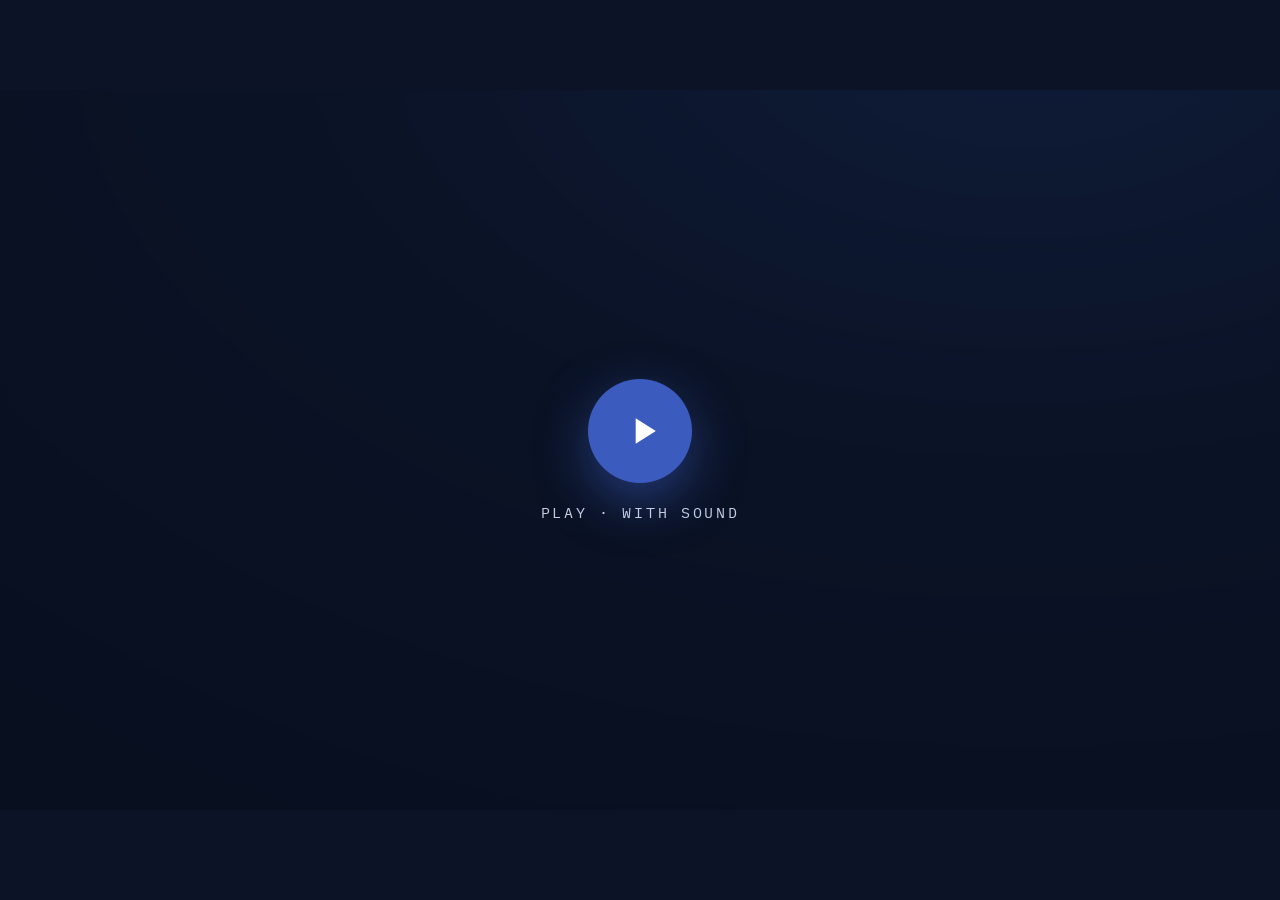
<file: deploy/explainer.html>
<!doctype html>
<html lang="en">
<head>
<meta charset="utf-8">
<meta name="viewport" content="width=device-width, initial-scale=1">
<title>DrillFrame — Explainer</title>
<link rel="icon" type="image/png" href="icons/icon-192.png">
<link rel="preconnect" href="https://fonts.googleapis.com">
<link rel="preconnect" href="https://fonts.gstatic.com" crossorigin>
<link href="https://fonts.googleapis.com/css2?family=Public+Sans:wght@400;500;600;700;800&family=IBM+Plex+Mono:wght@400;500;600&display=swap" rel="stylesheet">
<style>
  :root{
    --primary: #3b5bbf; --primary-deep:#2e47a0; --primary-soft:#eaeefa;
    --ink:#363b47; --sans:"Public Sans",system-ui,sans-serif; --mono:"IBM Plex Mono",monospace;
    --ok:#3d9a6b;
  }
  *{ box-sizing:border-box; margin:0; padding:0; }
  html,body{ height:100%; background:#0c1326; }
  body{ display:grid; place-items:center; font-family:var(--sans); overflow:hidden; }
  #frame{ position:relative; }
  .stage{
    width:1280px; height:720px; position:relative; overflow:hidden;
    background:radial-gradient(120% 130% at 80% -10%, #24407f 0%, #16213f 45%, #0c1326 100%);
    transform-origin:top left; color:#fff;
  }
  /* scene base */
  .scene{ position:absolute; inset:0; opacity:0; pointer-events:none; }
  .scene.show{ opacity:1; }
  .pad{ position:absolute; inset:0; display:flex; flex-direction:column; justify-content:center; padding:0 110px; }

  /* kinetic helpers */
  .rise{ opacity:0; transform:translateY(26px); transition:opacity .7s cubic-bezier(.2,.7,.2,1), transform .7s cubic-bezier(.2,.7,.2,1); }
  .scene.show .rise{ opacity:1; transform:none; }
  .d1{ transition-delay:.05s } .d2{ transition-delay:.2s } .d3{ transition-delay:.35s } .d4{ transition-delay:.5s }

  .eyebrow{ font-family:var(--mono); font-size:18px; letter-spacing:.32em; text-transform:uppercase; color:#9db4ee; font-weight:600; }
  h1{ font-size:74px; line-height:1.04; letter-spacing:-.03em; font-weight:800; }
  h1 .accent{ color:#9db4ee; }
  .sub{ font-size:27px; color:#c4cfe8; margin-top:22px; max-width:20em; font-weight:500; }

  /* scene 1 grid backdrop */
  .gridbg{ position:absolute; inset:0; background-image:linear-gradient(#ffffff10 1px,transparent 1px),linear-gradient(90deg,#ffffff10 1px,transparent 1px); background-size:64px 64px; mask-image:radial-gradient(80% 80% at 50% 40%, #000 30%, transparent 75%); }

  /* doc → cards (scene 2) */
  .flowwrap{ position:absolute; right:96px; top:50%; transform:translateY(-50%); width:520px; height:520px; }
  .doc{ position:absolute; left:40px; top:90px; width:230px; height:300px; background:#fff; border-radius:14px; box-shadow:0 24px 60px #0008; padding:24px 22px; transform:rotate(-4deg) scale(.6); opacity:0; transition:all .8s cubic-bezier(.2,.7,.2,1); }
  .scene.show .doc{ opacity:1; transform:rotate(-4deg) scale(1); }
  .doc .ln{ height:9px; border-radius:5px; background:#dfe4ee; margin-bottom:11px; }
  .doc .ln.t{ background:var(--primary); width:55%; height:13px; margin-bottom:18px; }
  .card3{ position:absolute; border-radius:13px; background:linear-gradient(160deg,#fff,#eef2fb); color:var(--ink); box-shadow:0 18px 44px #0007; padding:16px 17px; width:250px; opacity:0; transform:translateX(40px) scale(.9); transition:all .7s cubic-bezier(.2,.7,.2,1); }
  .scene.show .card3{ opacity:1; transform:none; }
  .card3 .tag{ font-family:var(--mono); font-size:11px; letter-spacing:.12em; text-transform:uppercase; color:var(--primary); font-weight:600; }
  .card3 .qt{ font-weight:700; font-size:16px; margin-top:6px; line-height:1.25; }
  #c3a{ right:0; top:70px; transition-delay:.25s } #c3b{ right:34px; top:200px; transition-delay:.45s } #c3c{ right:8px; top:330px; transition-delay:.65s }

  /* scene 3 — run & score */
  .phones{ position:absolute; left:110px; top:50%; transform:translateY(-50%); display:flex; gap:26px; }
  .phone{ width:150px; height:310px; border-radius:26px; background:#0e1730; border:3px solid #33457c; box-shadow:0 20px 50px #0009; padding:16px 13px; opacity:0; transform:translateY(40px); transition:all .6s cubic-bezier(.2,.7,.2,1); }
  .scene.show .phone{ opacity:1; transform:none; }
  .phone:nth-child(2){ transition-delay:.12s } .phone:nth-child(3){ transition-delay:.24s }
  .phone .pill{ height:8px; width:44px; border-radius:5px; background:#33457c; margin:0 auto 16px; }
  .phone .opt{ height:30px; border-radius:8px; background:#18244a; margin-bottom:9px; display:flex; align-items:center; padding:0 10px; gap:8px; }
  .phone .opt .b{ width:14px; height:14px; border-radius:4px; border:2px solid #44568f; flex:none; }
  .phone .opt.ok{ background:#143a2b; } .phone .opt.ok .b{ background:var(--ok); border-color:var(--ok); }
  .phone .opt .l{ height:6px; border-radius:4px; background:#33457c; flex:1; }
  .ring{ position:absolute; right:150px; top:50%; transform:translateY(-50%); width:300px; height:300px; }
  .ring svg{ width:100%; height:100%; transform:rotate(-90deg); }
  .ring .num{ position:absolute; inset:0; display:grid; place-items:center; flex-direction:column; }
  .ring .num .big{ font-size:84px; font-weight:800; letter-spacing:-.03em; }
  .ring .num .lbl{ font-family:var(--mono); font-size:14px; letter-spacing:.2em; color:#9db4ee; text-transform:uppercase; }

  /* scene 5 — pick scenario */
  .picker{ position:absolute; right:90px; top:50%; transform:translateY(-50%); width:450px; }
  .scn{ background:#fff; color:var(--ink); border-radius:12px; padding:14px 18px; margin-bottom:12px; display:flex; align-items:center; gap:14px; box-shadow:0 14px 34px #0006; opacity:0; transform:translateX(40px); transition:all .6s cubic-bezier(.2,.7,.2,1); }
  .scene.show .scn{ opacity:1; transform:none; }
  .scn:nth-child(1){ transition-delay:.18s } .scn:nth-child(2){ transition-delay:.32s } .scn:nth-child(3){ transition-delay:.46s } .scn:nth-child(4){ transition-delay:.6s }
  .scn.sel{ box-shadow:0 0 0 3px #9db4ee, 0 14px 34px #0006; }
  .scn .ico{ width:38px; height:38px; border-radius:10px; background:var(--primary-soft); display:grid; place-items:center; flex:none; color:var(--primary-deep); }
  .scn .ico svg{ width:21px; height:21px; }
  .scn .nm{ font-weight:700; font-size:16px; }
  .scn .chk{ margin-left:auto; width:25px; height:25px; border-radius:50%; background:var(--ok); display:grid; place-items:center; }
  .scn .chk svg{ width:14px; height:14px; }
  .diff{ display:flex; gap:10px; margin-top:26px; opacity:0; transform:translateY(14px); transition:all .55s cubic-bezier(.2,.7,.2,1) .7s; }
  .scene.show .diff{ opacity:1; transform:none; }
  .dchip{ font-family:var(--mono); font-size:13px; letter-spacing:.1em; text-transform:uppercase; padding:10px 16px; border-radius:9px; background:#ffffff14; border:1px solid #ffffff2e; color:#c4cfe8; }
  .dchip.on{ background:#c0473c; border-color:#c0473c; color:#fff; }

  /* scene 6 — report */
  .report{ position:absolute; left:50%; top:57%; transform:translate(-50%,-42%); width:620px; background:#fff; color:var(--ink); border-radius:18px; box-shadow:0 30px 80px #0009; padding:26px 30px; opacity:0; transition:opacity .6s, transform .6s; }
  .scene.show .report{ opacity:1; transform:translate(-50%,-50%); }
  .report .rhead{ display:flex; align-items:center; justify-content:space-between; border-bottom:1px solid #e4e7ed; padding-bottom:15px; margin-bottom:14px; }
  .report .rtitle{ font-size:20px; font-weight:800; letter-spacing:-.02em; }
  .report .rscore{ font-family:var(--mono); font-size:14px; color:var(--ok); font-weight:600; }
  .rrow{ display:flex; align-items:center; gap:16px; padding:9px 0; }
  .rrow .who{ font-weight:700; font-size:15px; width:130px; }
  .rrow .role{ font-size:13px; color:#878c99; flex:1; }
  .rbar{ width:130px; height:9px; border-radius:5px; background:#eef2fb; overflow:hidden; }
  .rbar i{ display:block; height:100%; background:var(--ok); border-radius:5px; }
  .rrow .pct{ font-family:var(--mono); font-size:14px; font-weight:600; width:38px; text-align:right; }
  .sign{ margin-top:14px; padding-top:14px; border-top:1px dashed #cfd6e2; display:flex; align-items:center; gap:14px; color:#878c99; font-size:13.5px; }
  .sign .sig{ font-style:italic; font-size:23px; color:var(--primary-deep); border-bottom:2px solid #cfd6e2; padding:0 24px 2px; }

  /* scene 4 logo */
  .logolock{ display:flex; flex-direction:column; align-items:center; gap:26px; text-align:center; }
  .lm{ width:120px; height:120px; border-radius:30px; background:var(--primary); display:grid; place-items:center; box-shadow:0 22px 60px #3b5bbf66; }
  .lm svg{ width:72px; height:72px; }
  .wm{ font-size:64px; font-weight:800; letter-spacing:-.03em; }
  .tag4{ font-size:26px; color:#c4cfe8; font-weight:500; }

  /* progress bar */
  .prog{ position:absolute; left:0; bottom:0; height:4px; background:#9db4ee; width:0%; }

  /* play overlay */
  #overlay{ position:absolute; inset:0; background:rgba(8,14,30,.72); backdrop-filter:blur(3px); display:grid; place-items:center; cursor:pointer; z-index:5; transition:opacity .4s; }
  #overlay.hide{ opacity:0; pointer-events:none; visibility:hidden; }
  .playbtn{ display:flex; flex-direction:column; align-items:center; gap:20px; }
  .playbtn .circ{ width:104px; height:104px; border-radius:50%; background:var(--primary); display:grid; place-items:center; box-shadow:0 18px 50px #3b5bbf88; transition:transform .2s; }
  #overlay:hover .circ{ transform:scale(1.06); }
  .playbtn .circ svg{ width:44px; height:44px; margin-left:6px; }
  .playbtn .t{ font-family:var(--mono); letter-spacing:.18em; text-transform:uppercase; font-size:15px; color:#c4cfe8; }
  .replay{ position:absolute; right:22px; bottom:20px; z-index:6; background:#ffffff18; border:1px solid #ffffff33; color:#fff; font-family:var(--mono); font-size:12px; letter-spacing:.12em; text-transform:uppercase; padding:9px 14px; border-radius:9px; cursor:pointer; opacity:0; transition:opacity .3s; }
  .replay.show{ opacity:1; }
</style>
</head>
<body>
<div id="frame">
  <div class="stage" id="stage">

    <!-- SCENE 1 — problem -->
    <div class="scene" id="s1">
      <div class="gridbg"></div>
      <div class="pad">
        <div class="eyebrow rise d1">Tabletop drills · any procedure</div>
        <h1 class="rise d2" style="margin-top:20px">A plan you've never<br>practised is just <span class="accent">paper.</span></h1>
      </div>
    </div>

    <!-- SCENE 2 — upload → AI builds -->
    <div class="scene" id="s2">
      <div class="pad" style="padding-right:560px">
        <div class="eyebrow rise d1">Step one</div>
        <h1 class="rise d2" style="font-size:60px;margin-top:16px">Upload your<br>procedure.</h1>
        <div class="sub rise d3">DrillFrame reads it and builds a scored scenario — grounded in your own plan.</div>
      </div>
      <div class="flowwrap">
        <div class="doc"><div class="ln t"></div><div class="ln"></div><div class="ln" style="width:90%"></div><div class="ln" style="width:80%"></div><div class="ln" style="width:88%"></div><div class="ln" style="width:60%"></div></div>
        <div class="card3" id="c3a"><div class="tag">Inject 01 · Fire</div><div class="qt">Who orders the evacuation?</div></div>
        <div class="card3" id="c3b"><div class="tag">Inject 02 · Muster</div><div class="qt">Where does the team assemble?</div></div>
        <div class="card3" id="c3c"><div class="tag">Inject 03 · Comms</div><div class="qt">Who calls emergency services?</div></div>
      </div>
    </div>

    <!-- SCENE 3 — run & score -->
    <div class="scene" id="s3">
      <div class="phones">
        <div class="phone"><div class="pill"></div><div class="opt ok"><span class="b"></span><span class="l"></span></div><div class="opt"><span class="b"></span><span class="l"></span></div><div class="opt"><span class="b"></span><span class="l"></span></div></div>
        <div class="phone"><div class="pill"></div><div class="opt"><span class="b"></span><span class="l"></span></div><div class="opt ok"><span class="b"></span><span class="l"></span></div><div class="opt"><span class="b"></span><span class="l"></span></div></div>
        <div class="phone"><div class="pill"></div><div class="opt"><span class="b"></span><span class="l"></span></div><div class="opt"><span class="b"></span><span class="l"></span></div><div class="opt ok"><span class="b"></span><span class="l"></span></div></div>
      </div>
      <div class="pad" style="padding-left:540px">
        <div class="eyebrow rise d1">Live or on one screen</div>
        <h1 class="rise d2" style="font-size:58px;margin-top:14px">Run it.<br>Score every<br>decision.</h1>
      </div>
      <div class="ring">
        <svg viewBox="0 0 120 120"><circle cx="60" cy="60" r="52" fill="none" stroke="#ffffff1c" stroke-width="11"/><circle id="ringArc" cx="60" cy="60" r="52" fill="none" stroke="#3d9a6b" stroke-width="11" stroke-linecap="round" stroke-dasharray="327" stroke-dashoffset="327" style="transition:stroke-dashoffset 1.4s cubic-bezier(.2,.7,.2,1) .3s"/></svg>
        <div class="num"><div style="text-align:center"><div class="big" id="scoreNum">0</div><div class="lbl">Team score</div></div></div>
      </div>
    </div>

    <!-- SCENE 5 — pick scenario -->
    <div class="scene" id="s5">
      <div class="pad" style="padding-right:560px">
        <div class="eyebrow rise d1">Step two</div>
        <h1 class="rise d2" style="font-size:58px;margin-top:16px">Choose the<br>scenario.</h1>
        <div class="sub rise d3">DrillFrame offers the emergencies your plan actually covers — at the difficulty you set.</div>
        <div class="diff"><span class="dchip">Easy</span><span class="dchip">Standard</span><span class="dchip on">Hard</span></div>
      </div>
      <div class="picker">
        <div class="scn sel"><span class="ico"><svg viewBox="0 0 24 24" fill="none" stroke="currentColor" stroke-width="2" stroke-linecap="round" stroke-linejoin="round"><path d="M12 2s4 4 4 9a4 4 0 0 1-8 0c0-1 .5-2 .5-2S8 11 8 13a4 4 0 0 0 8 0c0-5-4-11-4-11z"/></svg></span><span class="nm">Fire &amp; evacuation</span><span class="chk"><svg viewBox="0 0 24 24" fill="none" stroke="#fff" stroke-width="3" stroke-linecap="round" stroke-linejoin="round"><path d="M5 12l5 5L20 6"/></svg></span></div>
        <div class="scn"><span class="ico"><svg viewBox="0 0 24 24" fill="none" stroke="currentColor" stroke-width="2" stroke-linecap="round" stroke-linejoin="round"><path d="M12 2.7S6 9 6 14a6 6 0 0 0 12 0c0-5-6-11.3-6-11.3z"/></svg></span><span class="nm">Hazardous spill</span></div>
        <div class="scn"><span class="ico"><svg viewBox="0 0 24 24" fill="none" stroke="currentColor" stroke-width="2" stroke-linecap="round" stroke-linejoin="round"><path d="M12 2l8 3v6c0 5-3.5 8.5-8 11-4.5-2.5-8-6-8-11V5z"/></svg></span><span class="nm">Security breach</span></div>
        <div class="scn"><span class="ico"><svg viewBox="0 0 24 24" fill="none" stroke="currentColor" stroke-width="2" stroke-linecap="round" stroke-linejoin="round"><path d="M12 5v14M5 12h14"/></svg></span><span class="nm">Medical emergency</span></div>
      </div>
    </div>

    <!-- SCENE 6 — report & sign-off -->
    <div class="scene" id="s6">
      <div style="position:absolute;top:64px;left:0;right:0;text-align:center">
        <div class="eyebrow rise d1">Sign-off ready</div>
        <h1 class="rise d2" style="font-size:46px;margin-top:10px">Score. Report. Done.</h1>
      </div>
      <div class="report">
        <div class="rhead"><div class="rtitle">Drill report · Fire &amp; evacuation</div><div class="rscore">TEAM SCORE · 86%</div></div>
        <div class="rrow"><span class="who">A. Okafor</span><span class="role">Incident Controller</span><span class="rbar"><i style="width:92%"></i></span><span class="pct">92</span></div>
        <div class="rrow"><span class="who">M. Reyes</span><span class="role">Communications Lead</span><span class="rbar"><i style="width:84%"></i></span><span class="pct">84</span></div>
        <div class="rrow"><span class="who">L. Haddad</span><span class="role">Muster Warden</span><span class="rbar"><i style="width:80%"></i></span><span class="pct">80</span></div>
        <div class="sign"><span>Signed off</span><span class="sig">A. Okafor</span><span>16 Jun 2026</span></div>
      </div>
    </div>

    <!-- SCENE 4 — logo -->
    <div class="scene" id="s4">
      <div class="pad" style="align-items:center">
        <div class="logolock">
          <div class="lm rise d1"><svg viewBox="0 0 24 24" fill="none" stroke="#fff" stroke-width="2.2" stroke-linecap="round" stroke-linejoin="round"><path d="M9 11l3 3L22 4"/><path d="M21 12v7a2 2 0 0 1-2 2H5a2 2 0 0 1-2-2V5a2 2 0 0 1 2-2h11"/></svg></div>
          <div class="wm rise d2">DrillFrame</div>
          <div class="tag4 rise d3">Rehearse the emergency before it happens.</div>
        </div>
      </div>
    </div>

    <div class="prog" id="prog"></div>
  </div>

  <div id="overlay">
    <div class="playbtn">
      <div class="circ"><svg viewBox="0 0 24 24" fill="#fff"><path d="M8 5v14l11-7z"/></svg></div>
      <div class="t">Play · with sound</div>
    </div>
  </div>
  <button class="replay" id="replay">↻ Replay</button>
  <!-- Real voiceover + background music -->
  <audio id="vo" preload="auto"></audio>
  <audio id="music" preload="auto" loop></audio>
</div>

<script>
(function(){
  var stage = document.getElementById("stage");
  var frame = document.getElementById("frame");
  var overlay = document.getElementById("overlay");
  var replay = document.getElementById("replay");
  var prog = document.getElementById("prog");
  var W = 1280, H = 720;

  function fit(){
    var pad = 0;
    var scale = Math.min((window.innerWidth-pad)/W, (window.innerHeight-pad)/H);
    stage.style.transform = "scale("+scale+")";
    frame.style.width = (W*scale)+"px";
    frame.style.height = (H*scale)+"px";
  }
  window.addEventListener("resize", fit); fit();

  // ---- scenes: order + start point as a FRACTION of the voiceover length ----
  // Fractions are proportional to the script, so captions track the speech even
  // if the voiceover runs a little shorter or longer than expected.
  var scenes = [
    { el:"s1", frac:0.00 },
    { el:"s2", frac:0.123 },
    { el:"s5", frac:0.323 },
    { el:"s3", frac:0.492 },
    { el:"s6", frac:0.723 },
    { el:"s4", frac:0.892 }
  ];
  var FALLBACK = 30;   // seconds — used only if the voiceover can't load

  var voEl = document.getElementById("vo");
  var musicEl = document.getElementById("music");
  voEl.src = "vo.mp3"; voEl.load();
  musicEl.src = "music.mp3"; musicEl.volume = 0;

  // Preload both tracks fully into memory (blob) so playback never stalls / cuts in-out
  // the way streamed audio can. Swaps in only while paused, so it won't interrupt playback.
  function preloadBlob(url, el){
    fetch(url).then(function(r){ return r.ok ? r.blob() : null; }).then(function(b){
      if(b && el.paused){ try{ el.src = URL.createObjectURL(b); el.load(); }catch(e){} }
    }).catch(function(){});
  }
  preloadBlob("vo.mp3", voEl);
  preloadBlob("music.mp3", musicEl);

  var rafId=null, D=null, mode=null, startPerf=0, curIdx=-1, finished=false;

  function showScene(idx){
    if(idx===curIdx) return;
    curIdx = idx;
    document.querySelectorAll(".scene").forEach(function(s){ s.classList.remove("show"); });
    var sc = scenes[idx]; if(!sc) return;
    document.getElementById(sc.el).classList.add("show");
    if(sc.el==="s3"){
      setTimeout(function(){ document.getElementById("ringArc").style.strokeDashoffset = 46; }, 50);
      var target=86, t0=null;
      function count(ts){ if(t0===null){ t0=ts; } var p=Math.min((ts-t0)/1400,1); document.getElementById("scoreNum").textContent = Math.round(p*target); if(p<1) requestAnimationFrame(count); }
      requestAnimationFrame(count);
    }
  }

  function clock(){
    if(D===null){
      if(voEl && isFinite(voEl.duration) && voEl.duration > 0){ mode="vo"; D=voEl.duration; }
      else { mode="timer"; D=FALLBACK; startPerf=performance.now(); }
    }
    var t = mode==="vo" ? voEl.currentTime : (performance.now()-startPerf)/1000;
    var frac = D ? t/D : 0;
    prog.style.width = Math.min(frac*100,100) + "%";
    if(musicEl){
      var fin = Math.min(t/1.0, 1);                    // 1.0s fade in
      var fout = Math.min(Math.max((D-t)/1.6, 0), 1);  // 1.6s fade out
      musicEl.volume = 0.42 * fin * fout;              // background bed under the voice
    }
    var idx=0; for(var i=0;i<scenes.length;i++){ if(frac>=scenes[i].frac) idx=i; }
    showScene(idx);
    if(t < D - 0.05 && !(mode==="vo" && voEl.ended)){ rafId = requestAnimationFrame(clock); }
    else { finish(); }
  }

  function finish(){
    if(finished) return; finished=true;
    showScene(scenes.length-1);
    prog.style.width = "100%";
    replay.classList.add("show");
    if(musicEl){ try{ musicEl.pause(); }catch(e){} }
  }

  function reset(){
    if(rafId) cancelAnimationFrame(rafId);
    D=null; mode=null; curIdx=-1; finished=false;
    document.querySelectorAll(".scene").forEach(function(s){ s.classList.remove("show"); });
    document.getElementById("ringArc").style.strokeDashoffset = 327;
    document.getElementById("scoreNum").textContent = "0";
    prog.style.transition="none"; prog.style.width = "0%";
    try{ voEl.pause(); voEl.currentTime=0; }catch(e){}
    try{ musicEl.pause(); musicEl.currentTime=0; musicEl.volume=0; }catch(e){}
  }

  function play(){
    reset();
    overlay.classList.add("hide");
    replay.classList.remove("show");
    setTimeout(function(){ overlay.style.display = "none"; }, 420);
    try{ voEl.currentTime=0; var pv=voEl.play(); if(pv&&pv.catch) pv.catch(function(){}); }catch(e){}
    try{ musicEl.currentTime=0; musicEl.volume=0.42; var pm=musicEl.play(); if(pm&&pm.catch) pm.catch(function(){}); }catch(e){}
    rafId = requestAnimationFrame(clock);
  }

  overlay.addEventListener("click", play);
  replay.addEventListener("click", play);
})();
</script>
</body>
</html>
</file>
<file: css/app.css>
/* ============================================================
   Tabletop Drill Facilitator — clean corporate theme
   Calm blues / cool greys. Public Sans + IBM Plex Mono.
   ============================================================ */

:root {
  --bg:        oklch(0.975 0.006 248);
  --surface:   oklch(1 0 0);
  --surface-2: oklch(0.985 0.006 248);
  --ink:       oklch(0.27 0.03 255);
  --ink-soft:  oklch(0.45 0.025 255);
  --muted:     oklch(0.58 0.02 255);
  --line:      oklch(0.91 0.012 250);
  --line-soft: oklch(0.95 0.008 250);

  --primary:      oklch(0.52 0.11 252);
  --primary-deep: oklch(0.42 0.10 254);
  --primary-soft: oklch(0.95 0.03 250);
  --primary-ring: oklch(0.52 0.11 252 / 0.25);

  --ok:    oklch(0.58 0.11 156);
  --ok-bg: oklch(0.95 0.04 156);
  --warn:  oklch(0.70 0.12 72);
  --warn-bg: oklch(0.96 0.05 80);
  --bad:   oklch(0.55 0.16 26);
  --bad-bg: oklch(0.95 0.04 26);

  --l1: oklch(0.58 0.11 156);
  --l2: oklch(0.72 0.13 72);
  --l3: oklch(0.55 0.16 26);

  --radius: 12px;
  --radius-sm: 8px;
  --shadow-sm: 0 1px 2px oklch(0.4 0.03 255 / 0.06), 0 1px 3px oklch(0.4 0.03 255 / 0.05);
  --shadow-md: 0 4px 16px oklch(0.4 0.03 255 / 0.08), 0 2px 6px oklch(0.4 0.03 255 / 0.05);
  --shadow-lg: 0 18px 48px oklch(0.35 0.04 255 / 0.16), 0 6px 16px oklch(0.35 0.04 255 / 0.08);

  --sans: "Public Sans", system-ui, -apple-system, "Segoe UI", sans-serif;
  --mono: "IBM Plex Mono", ui-monospace, "SF Mono", Menlo, monospace;

  --maxw: 1180px;
}

* { box-sizing: border-box; }
html, body { margin: 0; padding: 0; }
body {
  font-family: var(--sans);
  background: var(--bg);
  color: var(--ink);
  font-size: 16px;
  line-height: 1.5;
  -webkit-font-smoothing: antialiased;
  text-rendering: optimizeLegibility;
}
h1, h2, h3, h4 { margin: 0; font-weight: 700; letter-spacing: -0.01em; line-height: 1.15; }
p { margin: 0; }
button { font-family: inherit; }
a { color: var(--primary); }

/* inline icon sizing — icons use 24x24 viewBox with no intrinsic size */
svg { width: 1.15em; height: 1.15em; flex: none; vertical-align: -0.16em; }
.iconbtn svg { width: 19px; height: 19px; }
.btn svg { width: 17px; height: 17px; }
.topbar .logo svg { width: 100%; height: 100%; }
.donut svg { width: 184px; height: 184px; vertical-align: baseline; }
.fic svg { width: 21px; height: 21px; }
.opt .key svg { width: 15px; height: 15px; vertical-align: middle; }
.chip svg, .phase-tag svg, .role-call svg, .r-h svg, .rail-h svg, .eyebrow svg { width: 1em; height: 1em; }

.mono { font-family: var(--mono); }
.eyebrow {
  font-family: var(--mono);
  font-size: 11px;
  letter-spacing: 0.16em;
  text-transform: uppercase;
  color: var(--muted);
  font-weight: 500;
}

/* ---------- App shell ---------- */
#app { min-height: 100vh; display: flex; flex-direction: column; }

.topbar {
  position: sticky; top: 0; z-index: 40;
  display: flex; align-items: center; gap: 16px;
  padding: 12px 24px;
  background: oklch(1 0 0 / 0.86);
  backdrop-filter: blur(12px);
  border-bottom: 1px solid var(--line);
}
.topbar .brand { display: flex; align-items: center; gap: 12px; min-width: 0; }
.topbar .logo {
  width: 38px; height: 38px; border-radius: 9px; flex: none;
  background: var(--primary); color: #fff;
  display: grid; place-items: center; font-weight: 800; font-size: 15px;
  letter-spacing: -0.02em; overflow: hidden;
}
.topbar .logo img { width: 100%; height: 100%; object-fit: contain; background:#fff; }
.topbar .brand .name { font-weight: 700; font-size: 15px; line-height: 1.1; white-space: nowrap; overflow: hidden; text-overflow: ellipsis; }
.topbar .brand .sub  { font-size: 12px; color: var(--muted); white-space: nowrap; }
.topbar .spacer { flex: 1; }
.topbar .tb-actions { display: flex; align-items: center; gap: 8px; }

.level-badge {
  font-family: var(--mono); font-size: 11px; font-weight: 600;
  letter-spacing: 0.06em; text-transform: uppercase;
  padding: 5px 10px; border-radius: 999px; display: inline-flex; gap: 6px; align-items: center;
  border: 1px solid transparent;
}
.level-badge .dot { width: 8px; height: 8px; border-radius: 50%; }
.level-1 { color: var(--l1); background: var(--ok-bg);  border-color: oklch(0.58 0.11 156 / 0.3); }
.level-1 .dot { background: var(--l1); }
.level-2 { color: oklch(0.5 0.12 60); background: var(--warn-bg); border-color: oklch(0.72 0.13 72 / 0.4); }
.level-2 .dot { background: var(--l2); }
.level-3 { color: var(--l3); background: var(--bad-bg); border-color: oklch(0.55 0.16 26 / 0.35); }
.level-3 .dot { background: var(--l3); }

/* ---------- Layout containers ---------- */
.view { flex: 1; width: 100%; }
.wrap { max-width: var(--maxw); margin: 0 auto; padding: 36px 24px 80px; }
.wrap.narrow { max-width: 820px; }
.stack { display: flex; flex-direction: column; gap: 20px; }
.row { display: flex; gap: 16px; }
.grid-2 { display: grid; grid-template-columns: 1fr 1fr; gap: 16px; }
@media (max-width: 760px){ .grid-2 { grid-template-columns: 1fr; } }

/* ---------- Cards ---------- */
.card {
  background: var(--surface); border: 1px solid var(--line);
  border-radius: var(--radius); box-shadow: var(--shadow-sm);
}
.card.pad { padding: 24px; }
.card-head { padding: 20px 24px; border-bottom: 1px solid var(--line-soft); }
.card-body { padding: 24px; }

/* ---------- Buttons ---------- */
.btn {
  display: inline-flex; align-items: center; justify-content: center; gap: 8px;
  padding: 11px 18px; border-radius: var(--radius-sm); border: 1px solid var(--line);
  background: var(--surface); color: var(--ink); font-weight: 600; font-size: 14.5px;
  cursor: pointer; transition: all .14s ease; white-space: nowrap;
}
.btn:hover { border-color: oklch(0.8 0.02 250); background: var(--surface-2); }
.btn:active { transform: translateY(1px); }
.btn:disabled { opacity: .45; cursor: not-allowed; }
.btn.primary { background: var(--primary); border-color: var(--primary); color: #fff; }
.btn.primary:hover { background: var(--primary-deep); border-color: var(--primary-deep); }
.btn.ghost { background: transparent; border-color: transparent; }
.btn.ghost:hover { background: var(--primary-soft); }
.btn.danger { color: var(--bad); border-color: oklch(0.55 0.16 26 / 0.3); }
.btn.danger:hover { background: var(--bad-bg); }
.btn.lg { padding: 14px 26px; font-size: 16px; }
.btn.sm { padding: 7px 12px; font-size: 13px; }
.btn.block { width: 100%; }
.btn .ic { width: 17px; height: 17px; }

.iconbtn {
  width: 38px; height: 38px; display: grid; place-items: center;
  border-radius: var(--radius-sm); border: 1px solid var(--line);
  background: var(--surface); cursor: pointer; color: var(--ink-soft); transition: all .14s;
}
.iconbtn:hover { background: var(--surface-2); color: var(--ink); }
.iconbtn.active { background: var(--primary); border-color: var(--primary); color: #fff; }

/* ---------- Forms ---------- */
label.field { display: block; }
.field > .lab { font-size: 13px; font-weight: 600; color: var(--ink-soft); margin-bottom: 6px; display: block; }
.field .hint { font-size: 12px; color: var(--muted); margin-top: 5px; }
input[type=text], input[type=email], input[type=password], input[type=number], select, textarea {
  width: 100%; padding: 11px 13px; border-radius: var(--radius-sm);
  border: 1px solid var(--line); background: var(--surface); color: var(--ink);
  font-family: inherit; font-size: 15px; transition: border-color .14s, box-shadow .14s;
}
textarea { resize: vertical; min-height: 90px; line-height: 1.5; }
input:focus, select:focus, textarea:focus {
  outline: none; border-color: var(--primary); box-shadow: 0 0 0 3px var(--primary-ring);
}
select { appearance: none; background-image: url("data:image/svg+xml,%3Csvg xmlns='http://www.w3.org/2000/svg' width='12' height='12' viewBox='0 0 12 12'%3E%3Cpath d='M2 4l4 4 4-4' stroke='%23667' stroke-width='1.6' fill='none' stroke-linecap='round' stroke-linejoin='round'/%3E%3C/svg%3E"); background-repeat: no-repeat; background-position: right 12px center; padding-right: 34px; }

.chip {
  display: inline-flex; align-items: center; gap: 6px; padding: 5px 11px;
  border-radius: 999px; font-size: 12.5px; font-weight: 600;
  background: var(--primary-soft); color: var(--primary-deep);
}
.chip.role { background: var(--surface-2); color: var(--ink-soft); border: 1px solid var(--line); }

.tag {
  font-family: var(--mono); font-size: 11px; letter-spacing: 0.04em;
  color: var(--muted); text-transform: uppercase; font-weight: 500;
}

/* ---------- Home / hero ---------- */
.hero { text-align: center; padding: 8px 0 4px; }
.hero h1 { font-size: clamp(30px, 4.4vw, 46px); letter-spacing: -0.025em; }
.hero .lede { color: var(--ink-soft); font-size: 18px; max-width: 620px; margin: 14px auto 0; }
.home-grid { display: grid; grid-template-columns: repeat(3, 1fr); gap: 16px; margin-top: 8px; }
@media (max-width: 860px){ .home-grid { grid-template-columns: 1fr; } }

/* ---------- Home / hero — split layout (Option B) ---------- */
.hero-split { display: grid; grid-template-columns: 1.25fr 0.95fr; gap: 30px; align-items: center; text-align: left; }
.hs-eyebrow { font-family: var(--mono); font-size: 11px; letter-spacing: 0.18em; text-transform: uppercase; color: var(--primary); font-weight: 600; }
.hero-split h1 { font-size: clamp(28px, 3.6vw, 40px); letter-spacing: -0.03em; margin-top: 10px; }
.hero-split .lede { color: var(--ink-soft); font-size: 17px; margin: 14px 0 0; max-width: none; }
.hs-cta { display: flex; gap: 12px; margin-top: 22px; flex-wrap: wrap; }
.stepper { background: var(--surface); border: 1px solid var(--line); border-radius: 14px; padding: 20px 22px; box-shadow: var(--shadow-sm); }
.stepper .sh { font-family: var(--mono); font-size: 11px; letter-spacing: 0.14em; text-transform: uppercase; color: var(--muted); margin-bottom: 12px; }
.stepper .step { display: flex; gap: 13px; align-items: flex-start; padding: 9px 0; }
.stepper .step:not(:last-child) { border-bottom: 1px solid var(--line-soft); }
.stepper .step .n { width: 26px; height: 26px; border-radius: 50%; background: var(--primary-soft); color: var(--primary-deep); font-weight: 700; font-size: 13px; display: grid; place-items: center; flex: none; }
.stepper .step .t { font-weight: 600; font-size: 14px; display: block; }
.stepper .step .d { color: var(--muted); font-size: 12px; display: block; }
@media (max-width: 780px){ .hero-split { grid-template-columns: 1fr; gap: 22px; } }
.feat { padding: 20px; }
.feat .fic { width: 40px; height: 40px; border-radius: 10px; background: var(--primary-soft); color: var(--primary-deep); display: grid; place-items: center; margin-bottom: 12px; }
.feat h4 { font-size: 15.5px; margin-bottom: 5px; }
.feat p { font-size: 14px; color: var(--muted); }

.step-tabs { display: flex; gap: 6px; flex-wrap: wrap; }
.step-pill {
  display: flex; align-items: center; gap: 9px; padding: 8px 14px; border-radius: 999px;
  background: var(--surface); border: 1px solid var(--line); font-size: 13.5px; font-weight: 600; color: var(--muted);
}
.step-pill .n { width: 20px; height: 20px; border-radius: 50%; background: var(--surface-2); color: var(--muted); display: grid; place-items: center; font-size: 12px; font-family: var(--mono); }
.step-pill.done { color: var(--ok); border-color: oklch(0.58 0.11 156 / 0.3); }
.step-pill.done .n { background: var(--ok); color: #fff; }
.step-pill.active { color: #fff; background: var(--primary); border-color: var(--primary); }
.step-pill.active .n { background: oklch(1 0 0 / 0.25); color: #fff; }

/* sticky in-page step nav for the setup screen */
.setup-nav {
  position: sticky; top: 62px; z-index: 30;
  display: flex; gap: 6px; flex-wrap: wrap; align-items: center;
  margin: 14px 0 4px; padding: 8px 0;
  background: color-mix(in oklch, var(--bg) 88%, transparent);
  backdrop-filter: blur(8px); -webkit-backdrop-filter: blur(8px);
}
.setup-nav .sn-item {
  display: inline-flex; align-items: center; gap: 8px; cursor: pointer;
  padding: 7px 13px; border-radius: 999px; text-decoration: none;
  background: var(--surface); border: 1px solid var(--line);
  font-size: 13px; font-weight: 600; color: var(--muted); transition: all .14s ease;
}
.setup-nav .sn-item:hover { color: var(--ink); border-color: var(--primary); }
.setup-nav .sn-item .n {
  width: 19px; height: 19px; border-radius: 50%; background: var(--surface-2);
  color: var(--muted); display: grid; place-items: center; font-size: 11px; font-family: var(--mono);
}
.setup-nav .sn-item.active { color: #fff; background: var(--primary); border-color: var(--primary); }
.setup-nav .sn-item.active .n { background: oklch(1 0 0 / 0.25); color: #fff; }
/* offset anchor jumps so sticky chrome doesn't cover headings */
#procCard, #setupCard, #attendCard, #scenarioCard { scroll-margin-top: 118px; }
@media (max-width: 560px){ .setup-nav .sn-item { padding: 6px 10px; font-size: 12px; } }

/* ---------- Participant rows ---------- */
.plist { display: flex; flex-direction: column; gap: 10px; }
.prow {
  display: grid; grid-template-columns: 1.3fr 1.4fr 1.3fr auto; gap: 10px; align-items: center;
  padding: 10px; border: 1px solid var(--line); border-radius: var(--radius-sm); background: var(--surface-2);
}
@media (max-width: 720px){ .prow { grid-template-columns: 1fr 1fr; } }
.prow .del { color: var(--muted); }
.prow .del:hover { color: var(--bad); }
/* multi-role picker */
.prow-roles { grid-template-columns: 1.2fr 1.3fr 1.6fr auto; align-items: start; }
.prow-roles input { align-self: center; }
@media (max-width: 720px){ .prow-roles { grid-template-columns: 1fr 1fr; } .prow-roles .role-pick, .prow-roles .del { grid-column: 1 / -1; } }
.role-pick { display: flex; flex-wrap: wrap; gap: 6px; }
.role-chip {
  font: inherit; font-size: 12.5px; font-weight: 600; line-height: 1; cursor: pointer;
  padding: 7px 11px; border-radius: 99px; border: 1.5px solid var(--line);
  background: var(--surface); color: var(--ink-soft); transition: all .12s ease;
}
.role-chip:hover { border-color: var(--primary); color: var(--primary-deep); }
.role-chip.on { background: var(--primary); border-color: var(--primary); color: #fff; }

/* "use saved details" prefill bar */
.prefill-bar {
  display: flex; align-items: center; gap: 12px; margin-bottom: 16px;
  padding: 12px 14px; border: 1.5px solid var(--primary); border-radius: var(--radius-sm);
  background: var(--primary-soft);
}
.prefill-bar .pf-ic { display: flex; color: var(--primary-deep); }
.prefill-bar .pf-ic svg { width: 20px; height: 20px; }
.prefill-bar .pf-tx { display: flex; flex-direction: column; gap: 1px; margin-right: auto; }
.prefill-bar .pf-tx strong { font-size: 14px; color: var(--ink); }

/* ---------- Drill ---------- */
.drill-layout { display: grid; grid-template-columns: 248px 1fr; gap: 24px; align-items: start; }
@media (max-width: 920px){ .drill-layout { grid-template-columns: 1fr; } }
.rail { position: sticky; top: 84px; }
.rail .rail-h { font-size: 13px; font-weight: 700; margin-bottom: 12px; color: var(--ink-soft); }
.timeline { display: flex; flex-direction: column; gap: 2px; }
.tl-item {
  display: flex; gap: 11px; align-items: flex-start; padding: 9px 10px; border-radius: 8px;
  font-size: 13px; cursor: default; color: var(--muted); position: relative;
}
.tl-item .mk { width: 22px; height: 22px; border-radius: 50%; flex: none; border: 2px solid var(--line); background: var(--surface); display: grid; place-items: center; font-size: 11px; font-family: var(--mono); color: var(--muted); z-index: 1; }
.tl-item.done .mk { background: var(--ok); border-color: var(--ok); color: #fff; }
.tl-item.current { background: var(--primary-soft); color: var(--primary-deep); font-weight: 600; }
.tl-item.current .mk { border-color: var(--primary); color: var(--primary); }
.tl-item .ph { font-family: var(--mono); font-size: 10px; letter-spacing: 0.08em; text-transform: uppercase; opacity: .7; }
.tl-line { position: absolute; left: 20px; top: 0; bottom: 0; width: 2px; background: var(--line-soft); }

.inject-card { overflow: hidden; }
.inject-head {
  padding: 16px 26px; display: flex; align-items: center; gap: 12px; flex-wrap: wrap;
  background: var(--surface-2); border-bottom: 1px solid var(--line-soft);
}
.phase-tag { font-family: var(--mono); font-size: 11px; letter-spacing: 0.1em; text-transform: uppercase; color: var(--primary-deep); font-weight: 600; }
.scene {
  padding: 26px; font-size: 19px; line-height: 1.62; color: var(--ink);
  border-bottom: 1px solid var(--line-soft); background:
    linear-gradient(var(--surface), var(--surface));
}
.scene .role-call {
  display: inline-flex; align-items: center; gap: 7px; margin-top: 16px;
  padding: 7px 13px; border-radius: 999px; background: var(--primary-soft);
  color: var(--primary-deep); font-size: 14px; font-weight: 600;
}
.qbody { padding: 26px; }
.qtext { font-size: 20px; font-weight: 700; line-height: 1.35; margin-bottom: 18px; letter-spacing: -0.01em; }

.opts { display: flex; flex-direction: column; gap: 11px; }
.opt {
  display: flex; gap: 13px; align-items: flex-start; padding: 15px 17px;
  border: 1.5px solid var(--line); border-radius: var(--radius-sm); background: var(--surface);
  cursor: pointer; transition: all .13s ease; text-align: left; font-size: 15.5px; line-height: 1.45; color: var(--ink);
}
.opt:hover:not(.locked) { border-color: var(--primary); background: var(--primary-soft); }
.opt .key { width: 26px; height: 26px; flex: none; border-radius: 7px; background: var(--surface-2); border: 1px solid var(--line); display: grid; place-items: center; font-family: var(--mono); font-size: 13px; font-weight: 600; color: var(--ink-soft); }
.opt.selected { border-color: var(--primary); background: var(--primary-soft); }
.opt.selected .key { background: var(--primary); border-color: var(--primary); color: #fff; }
.opt.correct { border-color: var(--ok); background: var(--ok-bg); }
.opt.correct .key { background: var(--ok); border-color: var(--ok); color: #fff; }
.opt.wrong { border-color: var(--bad); background: var(--bad-bg); }
.opt.wrong .key { background: var(--bad); border-color: var(--bad); color: #fff; }
.opt.locked { cursor: default; }
.opt.dim { opacity: 0.6; }

.reveal {
  margin-top: 20px; padding: 18px 20px; border-radius: var(--radius-sm);
  background: var(--surface-2); border: 1px solid var(--line); border-left: 4px solid var(--primary);
}
.reveal .r-h { display:flex; align-items:center; gap:8px; font-size: 13px; font-weight: 700; color: var(--primary-deep); margin-bottom: 7px; }
.reveal p { font-size: 15px; line-height: 1.55; color: var(--ink-soft); }
.reveal .ref { margin-top: 10px; font-family: var(--mono); font-size: 11.5px; color: var(--muted); }

.score-pop { display:inline-flex; align-items:center; gap:6px; font-weight:700; }

/* answer-given selector for facilitator */
.facline { display:flex; align-items:center; gap:12px; flex-wrap:wrap; margin-top: 18px; padding-top: 18px; border-top: 1px dashed var(--line); }
.facline .lab { font-size: 13px; font-weight: 700; color: var(--ink-soft); }

/* per-person response grid */
.pp-head { margin-top: 20px; padding-top: 16px; border-top: 1px dashed var(--line); font-size: 13px; font-weight: 700; color: var(--ink-soft); display:flex; align-items:center; gap:8px; flex-wrap:wrap; }
.pp-grid { display: flex; flex-direction: column; gap: 7px; margin-top: 12px; }
.pp-row { display: flex; align-items: center; gap: 12px; padding: 8px 12px; border: 1px solid var(--line); border-radius: var(--radius-sm); background: var(--surface); }
.pp-row.resp { border-color: oklch(0.52 0.11 252 / 0.45); background: var(--primary-soft); }
.pp-name { flex: 1; font-size: 14px; font-weight: 600; min-width: 0; }
.pp-role { display: block; font-family: var(--mono); font-size: 10px; letter-spacing: 0.04em; text-transform: uppercase; color: var(--muted); font-weight: 500; margin-top: 1px; }
.pp-opts { display: flex; gap: 6px; flex: none; }
.pp-opt { width: 34px; height: 34px; border-radius: 8px; border: 1.5px solid var(--line); background: var(--surface); font-family: var(--mono); font-weight: 600; font-size: 14px; color: var(--ink-soft); cursor: pointer; transition: all .12s; }
.pp-opt:hover { border-color: var(--primary); color: var(--primary-deep); }
.pp-opt.sel { background: var(--primary); border-color: var(--primary); color: #fff; }
.pp-opt.ok { background: var(--ok-bg); border-color: var(--ok); color: var(--ok); }
.pp-opt.ok.sel { background: var(--ok); color: #fff; }
.pp-opt.no { background: var(--bad-bg); border-color: var(--bad); color: var(--bad); }

/* live session code box */
.codebox { background: var(--ink); color: #fff; border-radius: var(--radius); padding: 22px 24px; text-align: center; }
.codebox .code-lab { font-family: var(--mono); font-size: 11px; letter-spacing: 0.16em; text-transform: uppercase; opacity: 0.7; }
.codebox .code-big { font-size: 56px; font-weight: 800; letter-spacing: 0.14em; line-height: 1.1; margin-top: 6px; }

/* ---------- Results ---------- */
.scoreboard { display: grid; grid-template-columns: 1.1fr 1fr; gap: 20px; }
@media (max-width: 820px){ .scoreboard { grid-template-columns: 1fr; } }
.bigscore { text-align: center; padding: 30px 24px; }
.donut { width: 184px; height: 184px; margin: 0 auto 10px; position: relative; }
.donut .pct { position: absolute; inset: 0; display: grid; place-items: center; flex-direction: column; }
.donut .pct .num { font-size: 42px; font-weight: 800; letter-spacing: -0.03em; line-height: 1; }
.donut .pct .lab { font-size: 12px; color: var(--muted); margin-top: 4px; font-family: var(--mono); letter-spacing: 0.08em; text-transform: uppercase; }
.readiness { font-size: 14px; font-weight: 700; padding: 8px 16px; border-radius: 999px; display:inline-block; margin-top:6px; }

.rolebars { display: flex; flex-direction: column; gap: 14px; }
.rolebar .rb-top { display: flex; justify-content: space-between; font-size: 13.5px; margin-bottom: 6px; }
.rolebar .rb-name { font-weight: 600; }
.rolebar .rb-val { font-family: var(--mono); color: var(--muted); }
.rb-track { height: 9px; border-radius: 999px; background: var(--surface-2); overflow: hidden; border: 1px solid var(--line-soft); }
.rb-fill { height: 100%; border-radius: 999px; background: var(--primary); transition: width .8s cubic-bezier(.2,.8,.2,1); }

table.log { width: 100%; border-collapse: collapse; font-size: 13.5px; }
table.log th { text-align: left; font-size: 11px; letter-spacing: 0.08em; text-transform: uppercase; color: var(--muted); font-weight: 600; padding: 10px 12px; border-bottom: 1px solid var(--line); }
table.log td { padding: 12px; border-bottom: 1px solid var(--line-soft); vertical-align: top; }
table.log tr:last-child td { border-bottom: none; }
.pill-res { font-size: 11px; font-weight: 700; padding: 3px 9px; border-radius: 999px; font-family: var(--mono); }
.pill-res.ok { background: var(--ok-bg); color: var(--ok); }
.pill-res.partial { background: var(--warn-bg); color: oklch(0.5 0.12 60); }
.pill-res.no { background: var(--bad-bg); color: var(--bad); }

/* signature */
.sigpad { border: 1.5px dashed var(--line); border-radius: var(--radius-sm); background: var(--surface-2); width: 100%; height: 150px; touch-action: none; cursor: crosshair; display:block; }

/* ---------- Modal ---------- */
.modal-back { position: fixed; inset: 0; background: oklch(0.3 0.03 255 / 0.4); backdrop-filter: blur(3px); z-index: 80; display: grid; place-items: center; padding: 24px; }
.modal { background: var(--surface); border-radius: 16px; box-shadow: var(--shadow-lg); width: 100%; max-width: 560px; max-height: 88vh; overflow: auto; }
.modal.wide { max-width: 760px; }
.modal-head { padding: 20px 24px; border-bottom: 1px solid var(--line-soft); display: flex; align-items: center; gap: 12px; position: sticky; top: 0; background: var(--surface); z-index: 1; }
.modal-head h3 { font-size: 18px; flex: 1; }
.modal-body { padding: 24px; }
.modal-foot { padding: 16px 24px; border-top: 1px solid var(--line-soft); display: flex; justify-content: flex-end; gap: 10px; position: sticky; bottom: 0; background: var(--surface); }

/* toast */
#toast { position: fixed; bottom: 24px; left: 50%; transform: translateX(-50%) translateY(20px); opacity: 0; background: var(--ink); color: #fff; padding: 12px 20px; border-radius: 999px; font-size: 14px; font-weight: 600; z-index: 100; transition: all .25s; box-shadow: var(--shadow-lg); pointer-events: none; }
#toast.show { opacity: 1; transform: translateX(-50%) translateY(0); }

/* misc */
.divider { height: 1px; background: var(--line-soft); margin: 4px 0; }
.kv { display: flex; justify-content: space-between; gap: 16px; padding: 9px 0; border-bottom: 1px solid var(--line-soft); font-size: 14px; }
.kv:last-child { border-bottom: none; }
.kv .k { color: var(--muted); }
.kv .v { font-weight: 600; text-align: right; }
.muted { color: var(--muted); }
.center { text-align: center; }
.small { font-size: 13px; }
.empty { text-align: center; padding: 40px 20px; color: var(--muted); }

/* speaking indicator */
.speaking-bars { display: inline-flex; gap: 2px; align-items: flex-end; height: 14px; }
.speaking-bars span { width: 3px; background: currentColor; border-radius: 2px; animation: eq 0.9s infinite ease-in-out; }
.speaking-bars span:nth-child(1){ animation-delay: 0s; height: 6px; }
.speaking-bars span:nth-child(2){ animation-delay: .15s; height: 12px; }
.speaking-bars span:nth-child(3){ animation-delay: .3s; height: 8px; }
.speaking-bars span:nth-child(4){ animation-delay: .45s; height: 13px; }
@keyframes eq { 0%,100%{ transform: scaleY(0.4); } 50%{ transform: scaleY(1); } }

@keyframes fadeUp { from { transform: translateY(9px); } to { transform: translateY(0); } }
.fade-up { animation: fadeUp .3s ease; opacity: 1; }
</file>
<file: deploy/css/app.css>
/* ============================================================
   Tabletop Drill Facilitator — clean corporate theme
   Calm blues / cool greys. Public Sans + IBM Plex Mono.
   ============================================================ */

:root {
  --bg:        oklch(0.975 0.006 248);
  --surface:   oklch(1 0 0);
  --surface-2: oklch(0.985 0.006 248);
  --ink:       oklch(0.27 0.03 255);
  --ink-soft:  oklch(0.45 0.025 255);
  --muted:     oklch(0.58 0.02 255);
  --line:      oklch(0.91 0.012 250);
  --line-soft: oklch(0.95 0.008 250);

  --primary:      oklch(0.52 0.11 252);
  --primary-deep: oklch(0.42 0.10 254);
  --primary-soft: oklch(0.95 0.03 250);
  --primary-ring: oklch(0.52 0.11 252 / 0.25);

  --ok:    oklch(0.58 0.11 156);
  --ok-bg: oklch(0.95 0.04 156);
  --warn:  oklch(0.70 0.12 72);
  --warn-bg: oklch(0.96 0.05 80);
  --bad:   oklch(0.55 0.16 26);
  --bad-bg: oklch(0.95 0.04 26);

  --l1: oklch(0.58 0.11 156);
  --l2: oklch(0.72 0.13 72);
  --l3: oklch(0.55 0.16 26);

  --radius: 12px;
  --radius-sm: 8px;
  --shadow-sm: 0 1px 2px oklch(0.4 0.03 255 / 0.06), 0 1px 3px oklch(0.4 0.03 255 / 0.05);
  --shadow-md: 0 4px 16px oklch(0.4 0.03 255 / 0.08), 0 2px 6px oklch(0.4 0.03 255 / 0.05);
  --shadow-lg: 0 18px 48px oklch(0.35 0.04 255 / 0.16), 0 6px 16px oklch(0.35 0.04 255 / 0.08);

  --sans: "Public Sans", system-ui, -apple-system, "Segoe UI", sans-serif;
  --mono: "IBM Plex Mono", ui-monospace, "SF Mono", Menlo, monospace;

  --maxw: 1180px;
}

* { box-sizing: border-box; }
html, body { margin: 0; padding: 0; }
body {
  font-family: var(--sans);
  background: var(--bg);
  color: var(--ink);
  font-size: 16px;
  line-height: 1.5;
  -webkit-font-smoothing: antialiased;
  text-rendering: optimizeLegibility;
}
h1, h2, h3, h4 { margin: 0; font-weight: 700; letter-spacing: -0.01em; line-height: 1.15; }
p { margin: 0; }
button { font-family: inherit; }
a { color: var(--primary); }

/* inline icon sizing — icons use 24x24 viewBox with no intrinsic size */
svg { width: 1.15em; height: 1.15em; flex: none; vertical-align: -0.16em; }
.iconbtn svg { width: 19px; height: 19px; }
.btn svg { width: 17px; height: 17px; }
.topbar .logo svg { width: 100%; height: 100%; }
.donut svg { width: 184px; height: 184px; vertical-align: baseline; }
.fic svg { width: 21px; height: 21px; }
.opt .key svg { width: 15px; height: 15px; vertical-align: middle; }
.chip svg, .phase-tag svg, .role-call svg, .r-h svg, .rail-h svg, .eyebrow svg { width: 1em; height: 1em; }

.mono { font-family: var(--mono); }
.eyebrow {
  font-family: var(--mono);
  font-size: 11px;
  letter-spacing: 0.16em;
  text-transform: uppercase;
  color: var(--muted);
  font-weight: 500;
}

/* ---------- App shell ---------- */
#app { min-height: 100vh; display: flex; flex-direction: column; }

.topbar {
  position: sticky; top: 0; z-index: 40;
  display: flex; align-items: center; gap: 16px;
  padding: 12px 24px;
  background: oklch(1 0 0 / 0.86);
  backdrop-filter: blur(12px);
  border-bottom: 1px solid var(--line);
}
.topbar .brand { display: flex; align-items: center; gap: 12px; min-width: 0; }
.topbar .logo {
  width: 38px; height: 38px; border-radius: 9px; flex: none;
  background: var(--primary); color: #fff;
  display: grid; place-items: center; font-weight: 800; font-size: 15px;
  letter-spacing: -0.02em; overflow: hidden;
}
.topbar .logo img { width: 100%; height: 100%; object-fit: contain; background:#fff; }
.topbar .brand .name { font-weight: 700; font-size: 15px; line-height: 1.1; white-space: nowrap; overflow: hidden; text-overflow: ellipsis; }
.topbar .brand .sub  { font-size: 12px; color: var(--muted); white-space: nowrap; }
.topbar .spacer { flex: 1; }
.topbar .tb-actions { display: flex; align-items: center; gap: 8px; }

.level-badge {
  font-family: var(--mono); font-size: 11px; font-weight: 600;
  letter-spacing: 0.06em; text-transform: uppercase;
  padding: 5px 10px; border-radius: 999px; display: inline-flex; gap: 6px; align-items: center;
  border: 1px solid transparent;
}
.level-badge .dot { width: 8px; height: 8px; border-radius: 50%; }
.level-1 { color: var(--l1); background: var(--ok-bg);  border-color: oklch(0.58 0.11 156 / 0.3); }
.level-1 .dot { background: var(--l1); }
.level-2 { color: oklch(0.5 0.12 60); background: var(--warn-bg); border-color: oklch(0.72 0.13 72 / 0.4); }
.level-2 .dot { background: var(--l2); }
.level-3 { color: var(--l3); background: var(--bad-bg); border-color: oklch(0.55 0.16 26 / 0.35); }
.level-3 .dot { background: var(--l3); }

/* ---------- Layout containers ---------- */
.view { flex: 1; width: 100%; }
.wrap { max-width: var(--maxw); margin: 0 auto; padding: 36px 24px 80px; }
.wrap.narrow { max-width: 820px; }
.stack { display: flex; flex-direction: column; gap: 20px; }
.row { display: flex; gap: 16px; }
.grid-2 { display: grid; grid-template-columns: 1fr 1fr; gap: 16px; }
@media (max-width: 760px){ .grid-2 { grid-template-columns: 1fr; } }

/* ---------- Cards ---------- */
.card {
  background: var(--surface); border: 1px solid var(--line);
  border-radius: var(--radius); box-shadow: var(--shadow-sm);
}
.card.pad { padding: 24px; }
.card-head { padding: 20px 24px; border-bottom: 1px solid var(--line-soft); }
.card-body { padding: 24px; }

/* ---------- Buttons ---------- */
.btn {
  display: inline-flex; align-items: center; justify-content: center; gap: 8px;
  padding: 11px 18px; border-radius: var(--radius-sm); border: 1px solid var(--line);
  background: var(--surface); color: var(--ink); font-weight: 600; font-size: 14.5px;
  cursor: pointer; transition: all .14s ease; white-space: nowrap;
}
.btn:hover { border-color: oklch(0.8 0.02 250); background: var(--surface-2); }
.btn:active { transform: translateY(1px); }
.btn:disabled { opacity: .45; cursor: not-allowed; }
.btn.primary { background: var(--primary); border-color: var(--primary); color: #fff; }
.btn.primary:hover { background: var(--primary-deep); border-color: var(--primary-deep); }
.btn.ghost { background: transparent; border-color: transparent; }
.btn.ghost:hover { background: var(--primary-soft); }
.btn.danger { color: var(--bad); border-color: oklch(0.55 0.16 26 / 0.3); }
.btn.danger:hover { background: var(--bad-bg); }
.btn.lg { padding: 14px 26px; font-size: 16px; }
.btn.sm { padding: 7px 12px; font-size: 13px; }
.btn.block { width: 100%; }
.btn .ic { width: 17px; height: 17px; }

.iconbtn {
  width: 38px; height: 38px; display: grid; place-items: center;
  border-radius: var(--radius-sm); border: 1px solid var(--line);
  background: var(--surface); cursor: pointer; color: var(--ink-soft); transition: all .14s;
}
.iconbtn:hover { background: var(--surface-2); color: var(--ink); }
.iconbtn.active { background: var(--primary); border-color: var(--primary); color: #fff; }

/* ---------- Forms ---------- */
label.field { display: block; }
.field > .lab { font-size: 13px; font-weight: 600; color: var(--ink-soft); margin-bottom: 6px; display: block; }
.field .hint { font-size: 12px; color: var(--muted); margin-top: 5px; }
input[type=text], input[type=email], input[type=password], input[type=number], select, textarea {
  width: 100%; padding: 11px 13px; border-radius: var(--radius-sm);
  border: 1px solid var(--line); background: var(--surface); color: var(--ink);
  font-family: inherit; font-size: 15px; transition: border-color .14s, box-shadow .14s;
}
textarea { resize: vertical; min-height: 90px; line-height: 1.5; }
input:focus, select:focus, textarea:focus {
  outline: none; border-color: var(--primary); box-shadow: 0 0 0 3px var(--primary-ring);
}
select { appearance: none; background-image: url("data:image/svg+xml,%3Csvg xmlns='http://www.w3.org/2000/svg' width='12' height='12' viewBox='0 0 12 12'%3E%3Cpath d='M2 4l4 4 4-4' stroke='%23667' stroke-width='1.6' fill='none' stroke-linecap='round' stroke-linejoin='round'/%3E%3C/svg%3E"); background-repeat: no-repeat; background-position: right 12px center; padding-right: 34px; }

.chip {
  display: inline-flex; align-items: center; gap: 6px; padding: 5px 11px;
  border-radius: 999px; font-size: 12.5px; font-weight: 600;
  background: var(--primary-soft); color: var(--primary-deep);
}
.chip.role { background: var(--surface-2); color: var(--ink-soft); border: 1px solid var(--line); }

.tag {
  font-family: var(--mono); font-size: 11px; letter-spacing: 0.04em;
  color: var(--muted); text-transform: uppercase; font-weight: 500;
}

/* ---------- Home / hero ---------- */
.hero { text-align: center; padding: 8px 0 4px; }
.hero h1 { font-size: clamp(30px, 4.4vw, 46px); letter-spacing: -0.025em; }
.hero .lede { color: var(--ink-soft); font-size: 18px; max-width: 620px; margin: 14px auto 0; }
.home-grid { display: grid; grid-template-columns: repeat(3, 1fr); gap: 16px; margin-top: 8px; }
@media (max-width: 860px){ .home-grid { grid-template-columns: 1fr; } }

/* ---------- Home / hero — split layout (Option B) ---------- */
.hero-split { display: grid; grid-template-columns: 1.25fr 0.95fr; gap: 30px; align-items: center; text-align: left; }
.hs-eyebrow { font-family: var(--mono); font-size: 11px; letter-spacing: 0.18em; text-transform: uppercase; color: var(--primary); font-weight: 600; }
.hero-split h1 { font-size: clamp(28px, 3.6vw, 40px); letter-spacing: -0.03em; margin-top: 10px; }
.hero-split .lede { color: var(--ink-soft); font-size: 17px; margin: 14px 0 0; max-width: none; }
.hs-cta { display: flex; gap: 12px; margin-top: 22px; flex-wrap: wrap; }
.stepper { background: var(--surface); border: 1px solid var(--line); border-radius: 14px; padding: 20px 22px; box-shadow: var(--shadow-sm); }
.stepper .sh { font-family: var(--mono); font-size: 11px; letter-spacing: 0.14em; text-transform: uppercase; color: var(--muted); margin-bottom: 12px; }
.stepper .step { display: flex; gap: 13px; align-items: flex-start; padding: 9px 0; }
.stepper .step:not(:last-child) { border-bottom: 1px solid var(--line-soft); }
.stepper .step .n { width: 26px; height: 26px; border-radius: 50%; background: var(--primary-soft); color: var(--primary-deep); font-weight: 700; font-size: 13px; display: grid; place-items: center; flex: none; }
.stepper .step .t { font-weight: 600; font-size: 14px; display: block; }
.stepper .step .d { color: var(--muted); font-size: 12px; display: block; }
@media (max-width: 780px){ .hero-split { grid-template-columns: 1fr; gap: 22px; } }
.feat { padding: 20px; }
.feat .fic { width: 40px; height: 40px; border-radius: 10px; background: var(--primary-soft); color: var(--primary-deep); display: grid; place-items: center; margin-bottom: 12px; }
.feat h4 { font-size: 15.5px; margin-bottom: 5px; }
.feat p { font-size: 14px; color: var(--muted); }

.step-tabs { display: flex; gap: 6px; flex-wrap: wrap; }
.step-pill {
  display: flex; align-items: center; gap: 9px; padding: 8px 14px; border-radius: 999px;
  background: var(--surface); border: 1px solid var(--line); font-size: 13.5px; font-weight: 600; color: var(--muted);
}
.step-pill .n { width: 20px; height: 20px; border-radius: 50%; background: var(--surface-2); color: var(--muted); display: grid; place-items: center; font-size: 12px; font-family: var(--mono); }
.step-pill.done { color: var(--ok); border-color: oklch(0.58 0.11 156 / 0.3); }
.step-pill.done .n { background: var(--ok); color: #fff; }
.step-pill.active { color: #fff; background: var(--primary); border-color: var(--primary); }
.step-pill.active .n { background: oklch(1 0 0 / 0.25); color: #fff; }

/* ---------- Participant rows ---------- */
.plist { display: flex; flex-direction: column; gap: 10px; }
.prow {
  display: grid; grid-template-columns: 1.3fr 1.4fr 1.3fr auto; gap: 10px; align-items: center;
  padding: 10px; border: 1px solid var(--line); border-radius: var(--radius-sm); background: var(--surface-2);
}
@media (max-width: 720px){ .prow { grid-template-columns: 1fr 1fr; } }
.prow .del { color: var(--muted); }
.prow .del:hover { color: var(--bad); }

/* ---------- Drill ---------- */
.drill-layout { display: grid; grid-template-columns: 248px 1fr; gap: 24px; align-items: start; }
@media (max-width: 920px){ .drill-layout { grid-template-columns: 1fr; } }
.rail { position: sticky; top: 84px; }
.rail .rail-h { font-size: 13px; font-weight: 700; margin-bottom: 12px; color: var(--ink-soft); }
.timeline { display: flex; flex-direction: column; gap: 2px; }
.tl-item {
  display: flex; gap: 11px; align-items: flex-start; padding: 9px 10px; border-radius: 8px;
  font-size: 13px; cursor: default; color: var(--muted); position: relative;
}
.tl-item .mk { width: 22px; height: 22px; border-radius: 50%; flex: none; border: 2px solid var(--line); background: var(--surface); display: grid; place-items: center; font-size: 11px; font-family: var(--mono); color: var(--muted); z-index: 1; }
.tl-item.done .mk { background: var(--ok); border-color: var(--ok); color: #fff; }
.tl-item.current { background: var(--primary-soft); color: var(--primary-deep); font-weight: 600; }
.tl-item.current .mk { border-color: var(--primary); color: var(--primary); }
.tl-item .ph { font-family: var(--mono); font-size: 10px; letter-spacing: 0.08em; text-transform: uppercase; opacity: .7; }
.tl-line { position: absolute; left: 20px; top: 0; bottom: 0; width: 2px; background: var(--line-soft); }

.inject-card { overflow: hidden; }
.inject-head {
  padding: 16px 26px; display: flex; align-items: center; gap: 12px; flex-wrap: wrap;
  background: var(--surface-2); border-bottom: 1px solid var(--line-soft);
}
.phase-tag { font-family: var(--mono); font-size: 11px; letter-spacing: 0.1em; text-transform: uppercase; color: var(--primary-deep); font-weight: 600; }
.scene {
  padding: 26px; font-size: 19px; line-height: 1.62; color: var(--ink);
  border-bottom: 1px solid var(--line-soft); background:
    linear-gradient(var(--surface), var(--surface));
}
.scene .role-call {
  display: inline-flex; align-items: center; gap: 7px; margin-top: 16px;
  padding: 7px 13px; border-radius: 999px; background: var(--primary-soft);
  color: var(--primary-deep); font-size: 14px; font-weight: 600;
}
.qbody { padding: 26px; }
.qtext { font-size: 20px; font-weight: 700; line-height: 1.35; margin-bottom: 18px; letter-spacing: -0.01em; }

.opts { display: flex; flex-direction: column; gap: 11px; }
.opt {
  display: flex; gap: 13px; align-items: flex-start; padding: 15px 17px;
  border: 1.5px solid var(--line); border-radius: var(--radius-sm); background: var(--surface);
  cursor: pointer; transition: all .13s ease; text-align: left; font-size: 15.5px; line-height: 1.45; color: var(--ink);
}
.opt:hover:not(.locked) { border-color: var(--primary); background: var(--primary-soft); }
.opt .key { width: 26px; height: 26px; flex: none; border-radius: 7px; background: var(--surface-2); border: 1px solid var(--line); display: grid; place-items: center; font-family: var(--mono); font-size: 13px; font-weight: 600; color: var(--ink-soft); }
.opt.selected { border-color: var(--primary); background: var(--primary-soft); }
.opt.selected .key { background: var(--primary); border-color: var(--primary); color: #fff; }
.opt.correct { border-color: var(--ok); background: var(--ok-bg); }
.opt.correct .key { background: var(--ok); border-color: var(--ok); color: #fff; }
.opt.wrong { border-color: var(--bad); background: var(--bad-bg); }
.opt.wrong .key { background: var(--bad); border-color: var(--bad); color: #fff; }
.opt.locked { cursor: default; }
.opt.dim { opacity: 0.6; }

.reveal {
  margin-top: 20px; padding: 18px 20px; border-radius: var(--radius-sm);
  background: var(--surface-2); border: 1px solid var(--line); border-left: 4px solid var(--primary);
}
.reveal .r-h { display:flex; align-items:center; gap:8px; font-size: 13px; font-weight: 700; color: var(--primary-deep); margin-bottom: 7px; }
.reveal p { font-size: 15px; line-height: 1.55; color: var(--ink-soft); }
.reveal .ref { margin-top: 10px; font-family: var(--mono); font-size: 11.5px; color: var(--muted); }

.score-pop { display:inline-flex; align-items:center; gap:6px; font-weight:700; }

/* answer-given selector for facilitator */
.facline { display:flex; align-items:center; gap:12px; flex-wrap:wrap; margin-top: 18px; padding-top: 18px; border-top: 1px dashed var(--line); }
.facline .lab { font-size: 13px; font-weight: 700; color: var(--ink-soft); }

/* per-person response grid */
.pp-head { margin-top: 20px; padding-top: 16px; border-top: 1px dashed var(--line); font-size: 13px; font-weight: 700; color: var(--ink-soft); display:flex; align-items:center; gap:8px; flex-wrap:wrap; }
.pp-grid { display: flex; flex-direction: column; gap: 7px; margin-top: 12px; }
.pp-row { display: flex; align-items: center; gap: 12px; padding: 8px 12px; border: 1px solid var(--line); border-radius: var(--radius-sm); background: var(--surface); }
.pp-row.resp { border-color: oklch(0.52 0.11 252 / 0.45); background: var(--primary-soft); }
.pp-name { flex: 1; font-size: 14px; font-weight: 600; min-width: 0; }
.pp-role { display: block; font-family: var(--mono); font-size: 10px; letter-spacing: 0.04em; text-transform: uppercase; color: var(--muted); font-weight: 500; margin-top: 1px; }
.pp-opts { display: flex; gap: 6px; flex: none; }
.pp-opt { width: 34px; height: 34px; border-radius: 8px; border: 1.5px solid var(--line); background: var(--surface); font-family: var(--mono); font-weight: 600; font-size: 14px; color: var(--ink-soft); cursor: pointer; transition: all .12s; }
.pp-opt:hover { border-color: var(--primary); color: var(--primary-deep); }
.pp-opt.sel { background: var(--primary); border-color: var(--primary); color: #fff; }
.pp-opt.ok { background: var(--ok-bg); border-color: var(--ok); color: var(--ok); }
.pp-opt.ok.sel { background: var(--ok); color: #fff; }
.pp-opt.no { background: var(--bad-bg); border-color: var(--bad); color: var(--bad); }

/* live session code box */
.codebox { background: var(--ink); color: #fff; border-radius: var(--radius); padding: 22px 24px; text-align: center; }
.codebox .code-lab { font-family: var(--mono); font-size: 11px; letter-spacing: 0.16em; text-transform: uppercase; opacity: 0.7; }
.codebox .code-big { font-size: 56px; font-weight: 800; letter-spacing: 0.14em; line-height: 1.1; margin-top: 6px; }

/* ---------- Results ---------- */
.scoreboard { display: grid; grid-template-columns: 1.1fr 1fr; gap: 20px; }
@media (max-width: 820px){ .scoreboard { grid-template-columns: 1fr; } }
.bigscore { text-align: center; padding: 30px 24px; }
.donut { width: 184px; height: 184px; margin: 0 auto 10px; position: relative; }
.donut .pct { position: absolute; inset: 0; display: grid; place-items: center; flex-direction: column; }
.donut .pct .num { font-size: 42px; font-weight: 800; letter-spacing: -0.03em; line-height: 1; }
.donut .pct .lab { font-size: 12px; color: var(--muted); margin-top: 4px; font-family: var(--mono); letter-spacing: 0.08em; text-transform: uppercase; }
.readiness { font-size: 14px; font-weight: 700; padding: 8px 16px; border-radius: 999px; display:inline-block; margin-top:6px; }

.rolebars { display: flex; flex-direction: column; gap: 14px; }
.rolebar .rb-top { display: flex; justify-content: space-between; font-size: 13.5px; margin-bottom: 6px; }
.rolebar .rb-name { font-weight: 600; }
.rolebar .rb-val { font-family: var(--mono); color: var(--muted); }
.rb-track { height: 9px; border-radius: 999px; background: var(--surface-2); overflow: hidden; border: 1px solid var(--line-soft); }
.rb-fill { height: 100%; border-radius: 999px; background: var(--primary); transition: width .8s cubic-bezier(.2,.8,.2,1); }

table.log { width: 100%; border-collapse: collapse; font-size: 13.5px; }
table.log th { text-align: left; font-size: 11px; letter-spacing: 0.08em; text-transform: uppercase; color: var(--muted); font-weight: 600; padding: 10px 12px; border-bottom: 1px solid var(--line); }
table.log td { padding: 12px; border-bottom: 1px solid var(--line-soft); vertical-align: top; }
table.log tr:last-child td { border-bottom: none; }
.pill-res { font-size: 11px; font-weight: 700; padding: 3px 9px; border-radius: 999px; font-family: var(--mono); }
.pill-res.ok { background: var(--ok-bg); color: var(--ok); }
.pill-res.partial { background: var(--warn-bg); color: oklch(0.5 0.12 60); }
.pill-res.no { background: var(--bad-bg); color: var(--bad); }

/* signature */
.sigpad { border: 1.5px dashed var(--line); border-radius: var(--radius-sm); background: var(--surface-2); width: 100%; height: 150px; touch-action: none; cursor: crosshair; display:block; }

/* ---------- Modal ---------- */
.modal-back { position: fixed; inset: 0; background: oklch(0.3 0.03 255 / 0.4); backdrop-filter: blur(3px); z-index: 80; display: grid; place-items: center; padding: 24px; }
.modal { background: var(--surface); border-radius: 16px; box-shadow: var(--shadow-lg); width: 100%; max-width: 560px; max-height: 88vh; overflow: auto; }
.modal.wide { max-width: 760px; }
.modal-head { padding: 20px 24px; border-bottom: 1px solid var(--line-soft); display: flex; align-items: center; gap: 12px; position: sticky; top: 0; background: var(--surface); z-index: 1; }
.modal-head h3 { font-size: 18px; flex: 1; }
.modal-body { padding: 24px; }
.modal-foot { padding: 16px 24px; border-top: 1px solid var(--line-soft); display: flex; justify-content: flex-end; gap: 10px; position: sticky; bottom: 0; background: var(--surface); }

/* toast */
#toast { position: fixed; bottom: 24px; left: 50%; transform: translateX(-50%) translateY(20px); opacity: 0; background: var(--ink); color: #fff; padding: 12px 20px; border-radius: 999px; font-size: 14px; font-weight: 600; z-index: 100; transition: all .25s; box-shadow: var(--shadow-lg); pointer-events: none; }
#toast.show { opacity: 1; transform: translateX(-50%) translateY(0); }

/* misc */
.divider { height: 1px; background: var(--line-soft); margin: 4px 0; }
.kv { display: flex; justify-content: space-between; gap: 16px; padding: 9px 0; border-bottom: 1px solid var(--line-soft); font-size: 14px; }
.kv:last-child { border-bottom: none; }
.kv .k { color: var(--muted); }
.kv .v { font-weight: 600; text-align: right; }
.muted { color: var(--muted); }
.center { text-align: center; }
.small { font-size: 13px; }
.empty { text-align: center; padding: 40px 20px; color: var(--muted); }

/* speaking indicator */
.speaking-bars { display: inline-flex; gap: 2px; align-items: flex-end; height: 14px; }
.speaking-bars span { width: 3px; background: currentColor; border-radius: 2px; animation: eq 0.9s infinite ease-in-out; }
.speaking-bars span:nth-child(1){ animation-delay: 0s; height: 6px; }
.speaking-bars span:nth-child(2){ animation-delay: .15s; height: 12px; }
.speaking-bars span:nth-child(3){ animation-delay: .3s; height: 8px; }
.speaking-bars span:nth-child(4){ animation-delay: .45s; height: 13px; }
@keyframes eq { 0%,100%{ transform: scaleY(0.4); } 50%{ transform: scaleY(1); } }

@keyframes fadeUp { from { transform: translateY(9px); } to { transform: translateY(0); } }
.fade-up { animation: fadeUp .3s ease; opacity: 1; }
</file>
